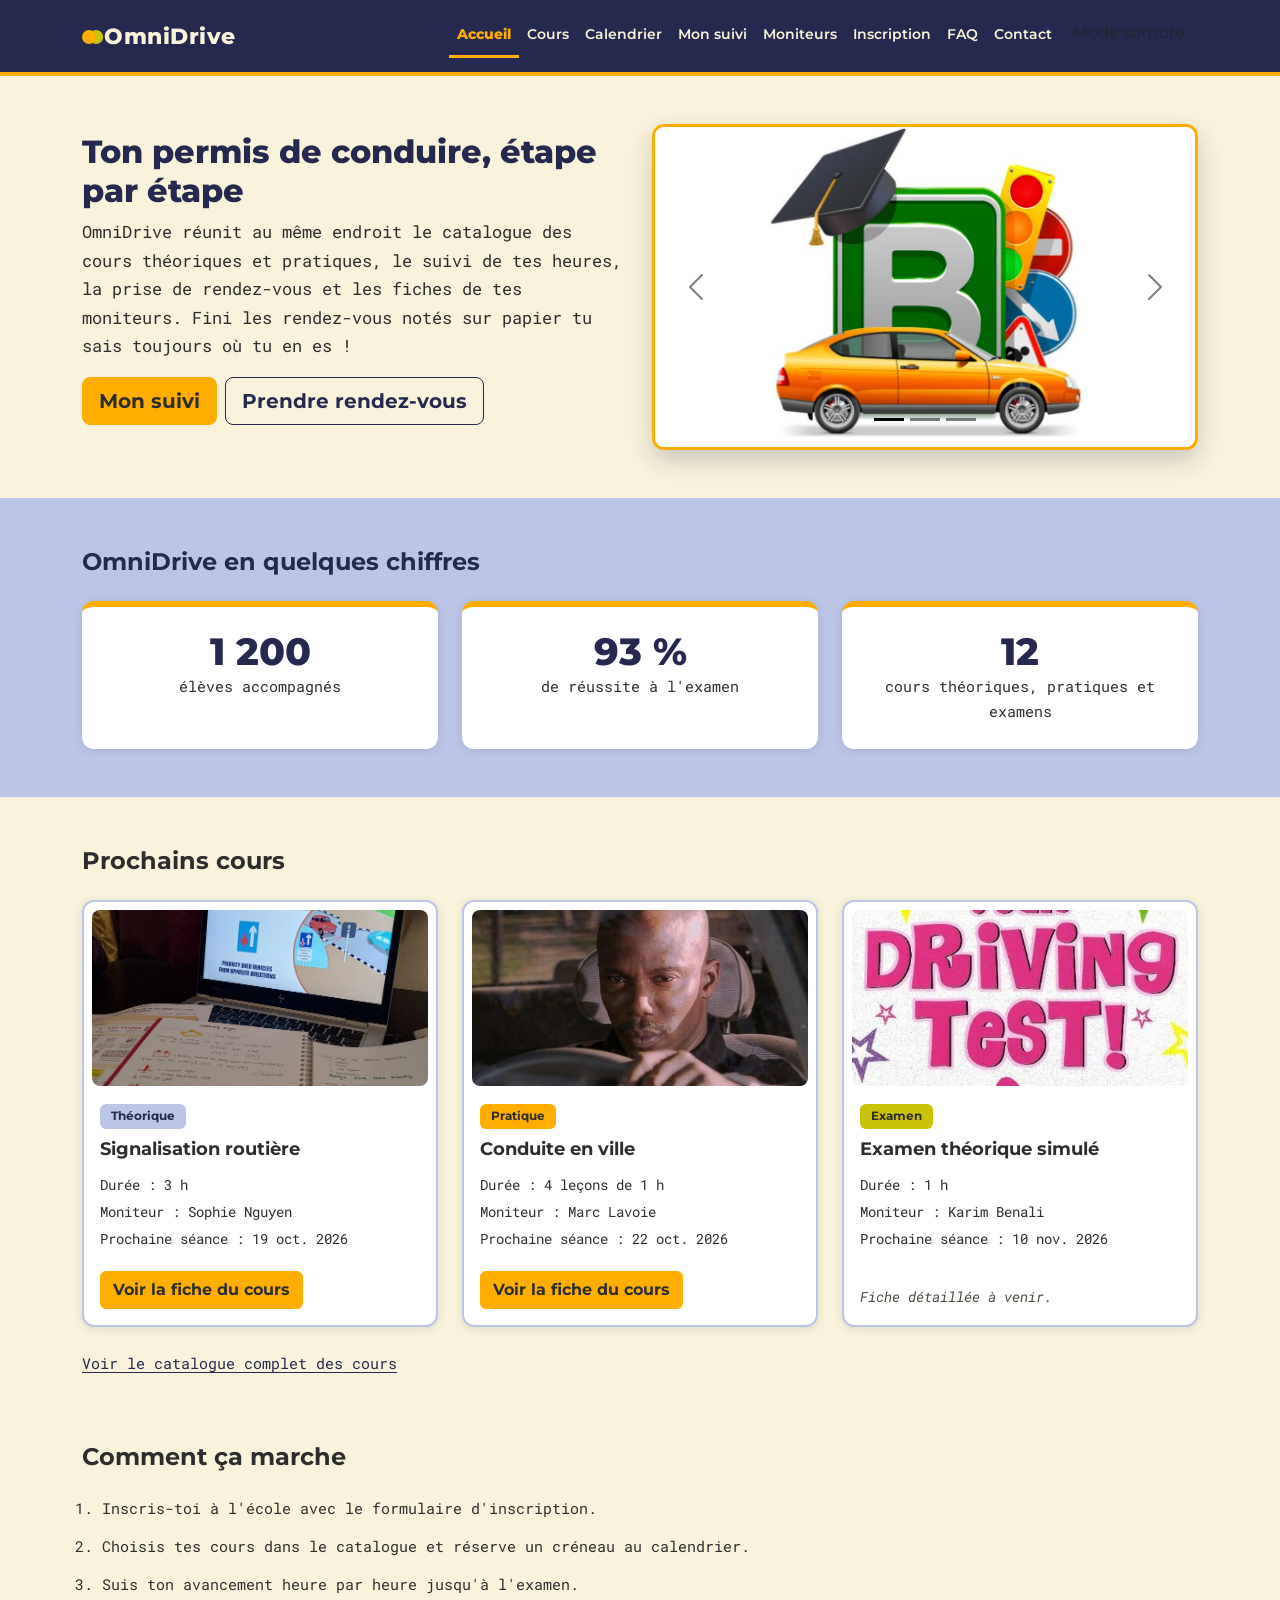
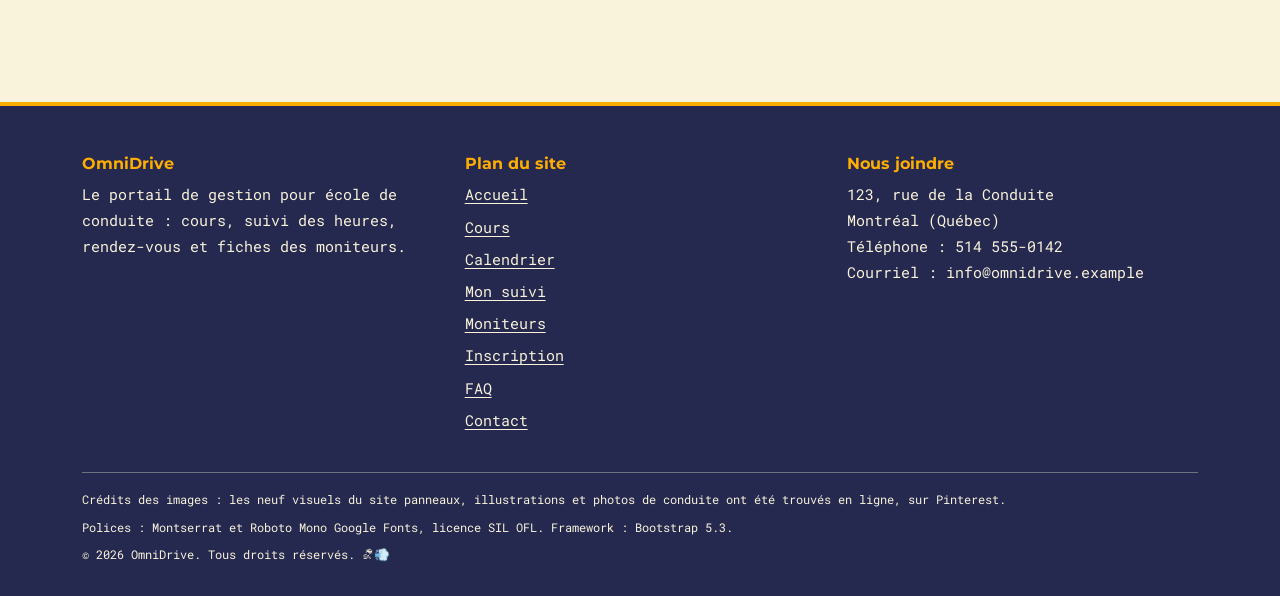
<file: index.html>
<!DOCTYPE html>
<html lang="fr">
<head>
    <meta charset="UTF-8">
    <meta name="viewport" content="width=device-width, initial-scale=1">
    <title>Accueil - OmniDrive</title>
    <meta name="description" content="OmniDrive le portail web de l'école de conduite pour suivre ta progression, réserver tes leçons et connaître tes moniteurs.">
    <link rel="icon" href="images/favicon.svg" type="image/svg+xml">
    <link rel="preconnect" href="https://fonts.googleapis.com">
    <link rel="preconnect" href="https://fonts.gstatic.com" crossorigin>
    <link rel="stylesheet" href="https://fonts.googleapis.com/css2?family=Montserrat:wght@600;700;800&amp;family=Roboto+Mono:wght@400;700&amp;display=swap">

    
    <link rel="stylesheet" href="vendor/bootstrap.min.css">
    <link rel="stylesheet" href="css/style.css">
   
    <script src="js/theme.js"></script>
    <script src="js/script.js" defer></script>
</head>
<body>

<a class="lien-evitement" href="#contenu">Aller au contenu</a>

<header>
    <nav class="navbar navbar-expand-lg navbar-principale" aria-label="Navigation principale">
        <div class="container">
            <a class="navbar-brand" href="index.html"><span class="marque-pastille" aria-hidden="true"></span>OmniDrive</a>
            <button class="navbar-toggler" type="button" data-bs-toggle="collapse"
                    data-bs-target="#menu" aria-controls="menu"
                    aria-expanded="false" aria-label="Ouvrir le menu">
                <span class="navbar-toggler-icon"></span>
            </button>
            <div class="collapse navbar-collapse" id="menu">
                <ul class="navbar-nav ms-auto">
                    <li class="nav-item">
                        <a class="nav-link active" aria-current="page" href="index.html">Accueil</a>
                    </li>
                    <li class="nav-item">
                        <a class="nav-link" href="cours.html">Cours</a>
                    </li>
                    <li class="nav-item">
                        <a class="nav-link" href="calendrier.html">Calendrier</a>
                    </li>
                    <li class="nav-item">
                        <a class="nav-link" href="suivi.html">Mon suivi</a>
                    </li>
                    <li class="nav-item">
                        <a class="nav-link" href="moniteurs.html">Moniteurs</a>
                    </li>
                    <li class="nav-item">
                        <a class="nav-link" href="inscription.html">Inscription</a>
                    </li>
                    <li class="nav-item">
                        <a class="nav-link" href="faq.html">FAQ</a>
                    </li>
                    <li class="nav-item">
                        <a class="nav-link" href="contact.html">Contact</a>
                    </li>
                    <li class="nav-item">
                        <button type="button" id="bouton-theme" class="btn bouton-theme" aria-label="Activer le mode sombre">Mode sombre</button>
                    </li>
                </ul>
            </div>
        </div>
    </nav>
</header>

<main id="contenu">

    <section class="container bandeau-accueil" aria-labelledby="titre-accueil">
        <div class="row align-items-center g-4">
            <div class="col-12 col-lg-6">
                <h1 id="titre-accueil">Ton permis de conduire, étape par étape</h1>
                <p class="accroche">OmniDrive réunit au même endroit le catalogue des cours théoriques et pratiques, le suivi de tes heures, la prise de rendez-vous et les fiches de tes moniteurs. Fini les rendez-vous notés sur papier tu sais toujours où tu en es !</p>
                <p class="d-flex flex-wrap gap-2">
                    <a class="btn btn-primary btn-lg" href="suivi.html">Mon suivi</a>
                    <a class="btn btn-contour btn-lg" href="calendrier.html">Prendre rendez-vous</a>
                </p>
            </div>
            <div class="col-12 col-lg-6">
<!-- Composant Bootstrap n° 1 carrousel -->
                <div id="carrousel-accueil" class="carousel slide carrousel-accueil" data-bs-theme="dark" role="region" aria-label="Images de la formation à la conduite">
                    <div class="carousel-indicators">
                        <button type="button" data-bs-target="#carrousel-accueil" data-bs-slide-to="0" class="active" aria-current="true" aria-label="Image 1 sur 3"></button>
                        <button type="button" data-bs-target="#carrousel-accueil" data-bs-slide-to="1" aria-label="Image 2 sur 3"></button>
                        <button type="button" data-bs-target="#carrousel-accueil" data-bs-slide-to="2" aria-label="Image 3 sur 3"></button>
                    </div>
                    <div class="carousel-inner">
                        <div class="carousel-item active">
                            <img src="images/intro_f3.jpg" class="d-block w-100 img-fluid img-illustration" alt="Voiture orange devant une plaque verte portant la lettre B, avec un mortier de diplômé et un feu de circulation" width="683" height="655">
                        </div>
                        <div class="carousel-item">
                            <img src="images/feu_f2.jpg" class="d-block w-100 img-fluid img-illustration" alt="Feu tricolore entouré de panneaux routiers : piste cyclable, sens interdit, stop, rond-point et virage" width="735" height="764" loading="lazy">
                        </div>
                        <div class="carousel-item">
                            <img src="images/autoblk_f1.jpg" class="d-block w-100 img-fluid img-illustration" alt="Voiture blanche entourée de panneaux : demi-tour interdit, limite de 50, interdiction de dépasser et stop" width="600" height="392" loading="lazy">
                        </div>
                    </div>
                    <button class="carousel-control-prev" type="button" data-bs-target="#carrousel-accueil" data-bs-slide="prev">
                        <span class="carousel-control-prev-icon" aria-hidden="true"></span>
                        <span class="visually-hidden">Image précédente</span>
                    </button>
                    <button class="carousel-control-next" type="button" data-bs-target="#carrousel-accueil" data-bs-slide="next">
                        <span class="carousel-control-next-icon" aria-hidden="true"></span>
                        <span class="visually-hidden">Image suivante</span>
                    </button>
                </div>
            </div>
        </div>
    </section>

    <section class="section-bandeau py-5" aria-labelledby="titre-stats">
        <div class="container">
            <h2 id="titre-stats" class="titre-section">OmniDrive en quelques chiffres</h2>
            <ul class="statistiques">
                <li><span class="statistique-valeur">1 200</span>élèves accompagnés</li>
                <li><span class="statistique-valeur">93 %</span>de réussite à l'examen</li>
                <li><span class="statistique-valeur">12</span>cours théoriques, pratiques et examens</li>
            </ul>
            
        </div>
    </section>

    <section class="container py-5" aria-labelledby="titre-prochains">
        <h2 id="titre-prochains" class="titre-section">Prochains cours</h2>
        <div class="row g-4">
            <div class="col-12 col-md-6 col-lg-4">
                <article class="card carte-cours h-100">
                    <img src="images/driving-theory_ecran.jpg" class="card-img-top img-fluid" alt="Ordinateur portable affichant un module sur la signalisation routière, devant des cahiers de notes ouverts" width="736" height="981" loading="lazy">
                    <div class="card-body d-flex flex-column">
                        <p class="mb-2"><span class="badge badge-type badge-theorique">Théorique</span></p>
                        <h3 class="card-title">Signalisation routière</h3>
                        <ul class="infos-cours">
                            <li>Durée : 3 h</li>
                            <li>Moniteur : Sophie Nguyen</li>
                            <li>Prochaine séance : <time datetime="2026-10-19">19 oct. 2026</time></li>
                        </ul>
                        <a class="btn btn-primary mt-auto align-self-start" href="fiche-cours-theorie.html">Voir la fiche du cours<span class="visually-hidden"> Signalisation routière</span></a>
                    </div>
                </article>
            </div>
            <div class="col-12 col-md-6 col-lg-4">
                <article class="card carte-cours h-100">
                    <img src="images/cours4.jpg" class="card-img-top img-fluid" alt="Conducteur au regard sérieux, les mains sur le volant, vu de face à travers le pare-brise" width="735" height="482" loading="lazy">
                    <div class="card-body d-flex flex-column">
                        <p class="mb-2"><span class="badge badge-type badge-pratique">Pratique</span></p>
                        <h3 class="card-title">Conduite en ville</h3>
                        <ul class="infos-cours">
                            <li>Durée : 4 leçons de 1 h</li>
                            <li>Moniteur : Marc Lavoie</li>
                            <li>Prochaine séance : <time datetime="2026-10-22">22 oct. 2026</time></li>
                        </ul>
                        <a class="btn btn-primary mt-auto align-self-start" href="fiche-cours-pratique.html">Voir la fiche du cours<span class="visually-hidden"> Conduite en ville</span></a>
                    </div>
                </article>
            </div>
            <div class="col-12 col-md-6 col-lg-4">
                <article class="card carte-cours h-100">
                    <img src="images/cours3.jpg" class="card-img-top img-fluid" alt="Carte de félicitations rose et étoilée « You've passed your driving test! » avec un panneau d'apprentie conductrice" width="540" height="960" loading="lazy">
                    <div class="card-body d-flex flex-column">
                        <p class="mb-2"><span class="badge badge-type badge-examen">Examen</span></p>
                        <h3 class="card-title">Examen théorique simulé</h3>
                        <ul class="infos-cours">
                            <li>Durée : 1 h</li>
                            <li>Moniteur : Karim Benali</li>
                            <li>Prochaine séance : <time datetime="2026-11-10">10 nov. 2026</time></li>
                        </ul>
                        <p class="fiche-a-venir mt-auto mb-0">Fiche détaillée à venir.</p>
                    </div>
                </article>
            </div>
        </div>
        <p class="mt-4"><a href="cours.html">Voir le catalogue complet des cours</a></p>
    </section>

    <section class="container pb-4" aria-labelledby="titre-etapes">
        <h2 id="titre-etapes" class="titre-section">Comment ça marche</h2>
        <ol class="etapes-accueil">
            <li>Inscris-toi à l'école avec le formulaire d'inscription.</li>
            <li>Choisis tes cours dans le catalogue et réserve un créneau au calendrier.</li>
            <li>Suis ton avancement heure par heure jusqu'à l'examen.</li>
        </ol>
    </section>

</main>

<footer class="pied-de-page">
    <div class="container">
        <div class="pied-colonnes">
            <div>
                <h2>OmniDrive</h2>
                <p>Le portail de gestion pour école de conduite : cours, suivi des heures, rendez-vous et fiches des moniteurs.</p>
            </div>
            <div>
                <h2>Plan du site</h2>
                <ul>
                    <li><a href="index.html">Accueil</a></li>
                    <li><a href="cours.html">Cours</a></li>
                    <li><a href="calendrier.html">Calendrier</a></li>
                    <li><a href="suivi.html">Mon suivi</a></li>
                    <li><a href="moniteurs.html">Moniteurs</a></li>
                    <li><a href="inscription.html">Inscription</a></li>
                    <li><a href="faq.html">FAQ</a></li>
                    <li><a href="contact.html">Contact</a></li>
                </ul>
            </div>
            <div>
                <h2>Nous joindre</h2>
                <p>123, rue de la Conduite<br>Montréal (Québec)<br>Téléphone : 514 555-0142<br>Courriel : info@omnidrive.example</p>
            </div>
        </div>
        <div class="pied-credits">
            <p>Crédits des images : les neuf visuels du site panneaux, illustrations et photos de conduite ont été trouvés en ligne, sur Pinterest. </p>
            <p>Polices : Montserrat et Roboto Mono Google Fonts, licence SIL OFL. Framework : Bootstrap 5.3.</p>
            <p>© 2026 OmniDrive. Tous droits réservés. ⛐💨</p>
        </div>
    </div>
</footer>

<script src="vendor/bootstrap.bundle.min.js"></script>
</body>
</html>
</file>
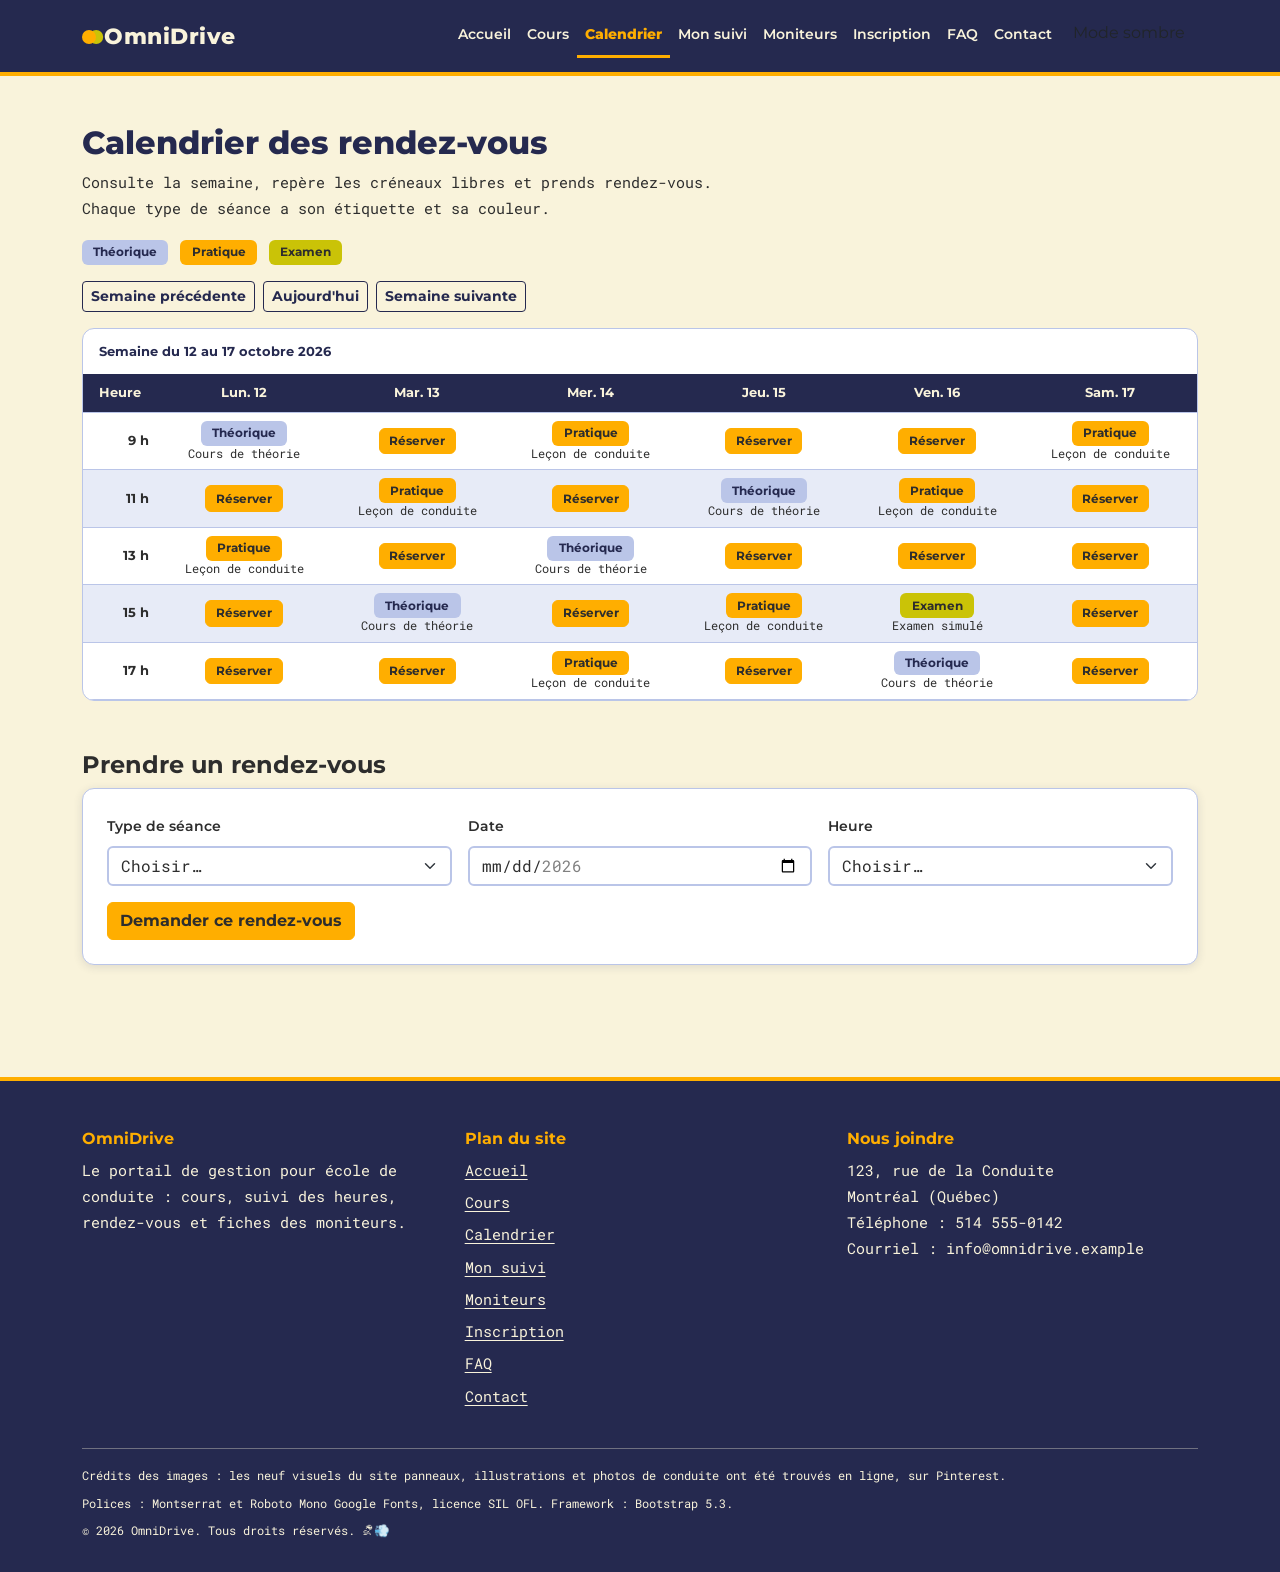
<file: calendrier.html>
<!DOCTYPE html>
<html lang="fr">
<head>
    <meta charset="UTF-8">
    <meta name="viewport" content="width=device-width, initial-scale=1">
    <title>Calendrier OmniDrive</title>
    <meta name="description" content="Le calendrier hebdomadaire des cours et des leçons d'OmniDrive, avec les créneaux libres à réserver.">
    <link rel="icon" href="images/favicon.svg" type="image/svg+xml">
    <link rel="preconnect" href="https://fonts.googleapis.com">
    <link rel="preconnect" href="https://fonts.gstatic.com" crossorigin>
    <link rel="stylesheet" href="https://fonts.googleapis.com/css2?family=Montserrat:wght@600;700;800&amp;family=Roboto+Mono:wght@400;700&amp;display=swap">

    
    <link rel="stylesheet" href="vendor/bootstrap.min.css">
    
    <link rel="stylesheet" href="css/style.css">
    
    <script src="js/theme.js"></script>
    <script src="js/script.js" defer></script>
</head>
<body>

<a class="lien-evitement" href="#contenu">Aller au contenu</a>

<header>
    <nav class="navbar navbar-expand-lg navbar-principale" aria-label="Navigation principale">
        <div class="container">
            <a class="navbar-brand" href="index.html"><span class="marque-pastille" aria-hidden="true"></span>OmniDrive</a>
            <button class="navbar-toggler" type="button" data-bs-toggle="collapse"
                    data-bs-target="#menu" aria-controls="menu"
                    aria-expanded="false" aria-label="Ouvrir le menu">
                <span class="navbar-toggler-icon"></span>
            </button>
            <div class="collapse navbar-collapse" id="menu">
                <ul class="navbar-nav ms-auto">
                    <li class="nav-item">
                        <a class="nav-link" href="index.html">Accueil</a>
                    </li>
                    <li class="nav-item">
                        <a class="nav-link" href="cours.html">Cours</a>
                    </li>
                    <li class="nav-item">
                        <a class="nav-link active" aria-current="page" href="calendrier.html">Calendrier</a>
                    </li>
                    <li class="nav-item">
                        <a class="nav-link" href="suivi.html">Mon suivi</a>
                    </li>
                    <li class="nav-item">
                        <a class="nav-link" href="moniteurs.html">Moniteurs</a>
                    </li>
                    <li class="nav-item">
                        <a class="nav-link" href="inscription.html">Inscription</a>
                    </li>
                    <li class="nav-item">
                        <a class="nav-link" href="faq.html">FAQ</a>
                    </li>
                    <li class="nav-item">
                        <a class="nav-link" href="contact.html">Contact</a>
                    </li>
                    <li class="nav-item">
                        <button type="button" id="bouton-theme" class="btn bouton-theme" aria-label="Activer le mode sombre">Mode sombre</button>
                    </li>
                </ul>
            </div>
        </div>
    </nav>
</header>

<main id="contenu" class="container py-5">

    <h1>Calendrier des rendez-vous</h1>
    <p>Consulte la semaine, repère les créneaux libres et prends rendez-vous. Chaque type de séance a son étiquette et sa couleur.</p>

    <h2 class="visually-hidden">Légende et navigation</h2>
    <ul class="legende-calendrier">
        <li><span class="badge badge-type badge-theorique">Théorique</span></li>
        <li><span class="badge badge-type badge-pratique">Pratique</span></li>
        <li><span class="badge badge-type badge-examen">Examen</span></li>
    </ul>

    
    <p class="d-flex flex-wrap gap-2">
        <button type="button" class="btn btn-contour btn-sm">Semaine précédente</button>
        <button type="button" class="btn btn-contour btn-sm">Aujourd'hui</button>
        <button type="button" class="btn btn-contour btn-sm">Semaine suivante</button>
    </p>

    
    <div class="table-responsive zone-tableau mb-5" tabindex="0" role="region" aria-label="Calendrier de la semaine (défilement horizontal possible sur téléphone)">
        <table class="table tableau-calendrier align-middle">
            <caption>Semaine du 12 au 17 octobre 2026</caption>
            <thead>
                <tr>
                    <th scope="col">Heure</th>
                    <th scope="col">Lun. 12</th><th scope="col">Mar. 13</th><th scope="col">Mer. 14</th><th scope="col">Jeu. 15</th><th scope="col">Ven. 16</th><th scope="col">Sam. 17</th>
                </tr>
            </thead>
            <tbody>
                    <tr>
                        <th scope="row">9 h</th>
                        <td>
                            <span class="badge badge-type badge-theorique">Théorique</span>
                            <span class="creneau-pris">Cours de théorie</span>
                        </td>
                        <td>
                            <button type="button" class="btn btn-primary" aria-label="Réserver le mardi 13 octobre à 9 h">Réserver</button>
                        </td>
                        <td>
                            <span class="badge badge-type badge-pratique">Pratique</span>
                            <span class="creneau-pris">Leçon de conduite</span>
                        </td>
                        <td>
                            <button type="button" class="btn btn-primary" aria-label="Réserver le jeudi 15 octobre à 9 h">Réserver</button>
                        </td>
                        <td>
                            <button type="button" class="btn btn-primary" aria-label="Réserver le vendredi 16 octobre à 9 h">Réserver</button>
                        </td>
                        <td>
                            <span class="badge badge-type badge-pratique">Pratique</span>
                            <span class="creneau-pris">Leçon de conduite</span>
                        </td>
                    </tr>
                    <tr>
                        <th scope="row">11 h</th>
                        <td>
                            <button type="button" class="btn btn-primary" aria-label="Réserver le lundi 12 octobre à 11 h">Réserver</button>
                        </td>
                        <td>
                            <span class="badge badge-type badge-pratique">Pratique</span
                            ><span class="creneau-pris">Leçon de conduite</span>
                        </td>
                        <td>
                            <button type="button" class="btn btn-primary" aria-label="Réserver le mercredi 14 octobre à 11 h">Réserver</button>
                        </td>
                        <td>
                            <span class="badge badge-type badge-theorique">Théorique</span>
                            <span class="creneau-pris">Cours de théorie</span>
                        </td>
                        <td>
                            <span class="badge badge-type badge-pratique">Pratique</span>
                            <span class="creneau-pris">Leçon de conduite</span>
                        </td>
                        <td>
                            <button type="button" class="btn btn-primary" aria-label="Réserver le samedi 17 octobre à 11 h">Réserver</button>
                        </td>
                    </tr>
                    <tr>
                        <th scope="row">13 h</th>
                        <td>
                            <span class="badge badge-type badge-pratique">Pratique</span>
                            <span class="creneau-pris">Leçon de conduite</span>
                        </td>
                        <td>
                            <button type="button" class="btn btn-primary" aria-label="Réserver le mardi 13 octobre à 13 h">Réserver</button>
                        </td>
                        <td>
                            <span class="badge badge-type badge-theorique">Théorique</span>
                            <span class="creneau-pris">Cours de théorie</span>
                        </td>
                        <td>
                            <button type="button" class="btn btn-primary" aria-label="Réserver le jeudi 15 octobre à 13 h">Réserver</button>
                        </td>
                        <td>
                            <button type="button" class="btn btn-primary" aria-label="Réserver le vendredi 16 octobre à 13 h">Réserver</button>
                        </td>
                        <td>
                            <button type="button" class="btn btn-primary" aria-label="Réserver le samedi 17 octobre à 13 h">Réserver</button>
                        </td>
                    </tr>
                    <tr>
                        <th scope="row">15 h</th>
                        <td>
                            <button type="button" class="btn btn-primary" aria-label="Réserver le lundi 12 octobre à 15 h">Réserver</button>
                        </td>
                        <td>
                            <span class="badge badge-type badge-theorique">Théorique</span>
                            <span class="creneau-pris">Cours de théorie</span>
                        </td>
                        <td>
                            <button type="button" class="btn btn-primary" aria-label="Réserver le mercredi 14 octobre à 15 h">Réserver</button>
                        </td>
                        <td>
                            <span class="badge badge-type badge-pratique">Pratique</span>
                            <span class="creneau-pris">Leçon de conduite</span>
                        </td>
                        <td>
                            <span class="badge badge-type badge-examen">Examen</span>
                            <span class="creneau-pris">Examen simulé</span></td>
                        <td>
                            <button type="button" class="btn btn-primary" aria-label="Réserver le samedi 17 octobre à 15 h">Réserver</button>
                        </td>
                    </tr>
                    <tr>
                        <th scope="row">17 h</th>
                        <td>
                            <button type="button" class="btn btn-primary" aria-label="Réserver le lundi 12 octobre à 17 h">Réserver</button>
                        </td>
                        <td>
                            <button type="button" class="btn btn-primary" aria-label="Réserver le mardi 13 octobre à 17 h">Réserver</button>
                        </td>
                        <td><span class="badge badge-type badge-pratique">Pratique</span>
                            <span class="creneau-pris">Leçon de conduite</span>
                        </td>
                        <td>
                            <button type="button" class="btn btn-primary" aria-label="Réserver le jeudi 15 octobre à 17 h">Réserver</button>
                        </td>
                        <td>
                            <span class="badge badge-type badge-theorique">Théorique</span>
                            <span class="creneau-pris">Cours de théorie</span>
                        </td>
                        <td>
                            <button type="button" class="btn btn-primary" aria-label="Réserver le samedi 17 octobre à 17 h">Réserver</button>
                        </td>
                    </tr>
            </tbody>
        </table>
    </div>

    <section aria-labelledby="titre-rdv">
        <h2 id="titre-rdv">Prendre un rendez-vous</h2>
        <form class="formulaire-rdv" action="merci.html" method="get">
            <div class="row g-3">
                <div class="col-12 col-md-4">
                    <label for="rdv-type" class="form-label">Type de séance</label>
                    <select id="rdv-type" name="type" class="form-select" required>
                        <option value="">Choisir…</option>
                        <option value="theorique">Cours théorique</option>
                        <option value="pratique">Leçon pratique</option>
                        <option value="examen">Examen</option>
                    </select>
                </div>
                <div class="col-12 col-md-4">
                    <label for="rdv-date" class="form-label">Date</label>
                    <input type="date" id="rdv-date" name="date" class="form-control" min="2026-10-12" max="2026-12-18" required>
                </div>
                <div class="col-12 col-md-4">
                    <label for="rdv-heure" class="form-label">Heure</label>
                    <select id="rdv-heure" name="heure" class="form-select" required>
                        <option value="">Choisir…</option>
                        <option value="9">9 h</option>
                        <option value="11">11 h</option>
                        <option value="13">13 h</option>
                        <option value="15">15 h</option>
                        <option value="17">17 h</option>
                    </select>
                </div>
            </div>
            <button type="submit" class="btn btn-primary mt-3">Demander ce rendez-vous</button>
        </form>
    </section>

</main>

<footer class="pied-de-page">
    <div class="container">
        <div class="pied-colonnes">
            <div>
                <h2>OmniDrive</h2>
                <p>Le portail de gestion pour école de conduite : cours, suivi des heures, rendez-vous et fiches des moniteurs.</p>
            </div>
            <div>
                <h2>Plan du site</h2>
                <ul>
                    <li><a href="index.html">Accueil</a></li>
                    <li><a href="cours.html">Cours</a></li>
                    <li><a href="calendrier.html">Calendrier</a></li>
                    <li><a href="suivi.html">Mon suivi</a></li>
                    <li><a href="moniteurs.html">Moniteurs</a></li>
                    <li><a href="inscription.html">Inscription</a></li>
                    <li><a href="faq.html">FAQ</a></li>
                    <li><a href="contact.html">Contact</a></li>
                </ul>
            </div>
            <div>
                <h2>Nous joindre</h2>
                <p>123, rue de la Conduite<br>Montréal (Québec)<br>Téléphone : 514 555-0142<br>Courriel : info@omnidrive.example</p>
            </div>
        </div>
        <div class="pied-credits">
            <p>Crédits des images : les neuf visuels du site panneaux, illustrations et photos de conduite ont été trouvés en ligne, sur Pinterest. </p>
            <p>Polices : Montserrat et Roboto Mono Google Fonts, licence SIL OFL. Framework : Bootstrap 5.3.</p>
            <p>© 2026 OmniDrive. Tous droits réservés. ⛐💨</p>
        </div>
    </div>
</footer>

<script src="vendor/bootstrap.bundle.min.js"></script>
</body>
</html>
</file>
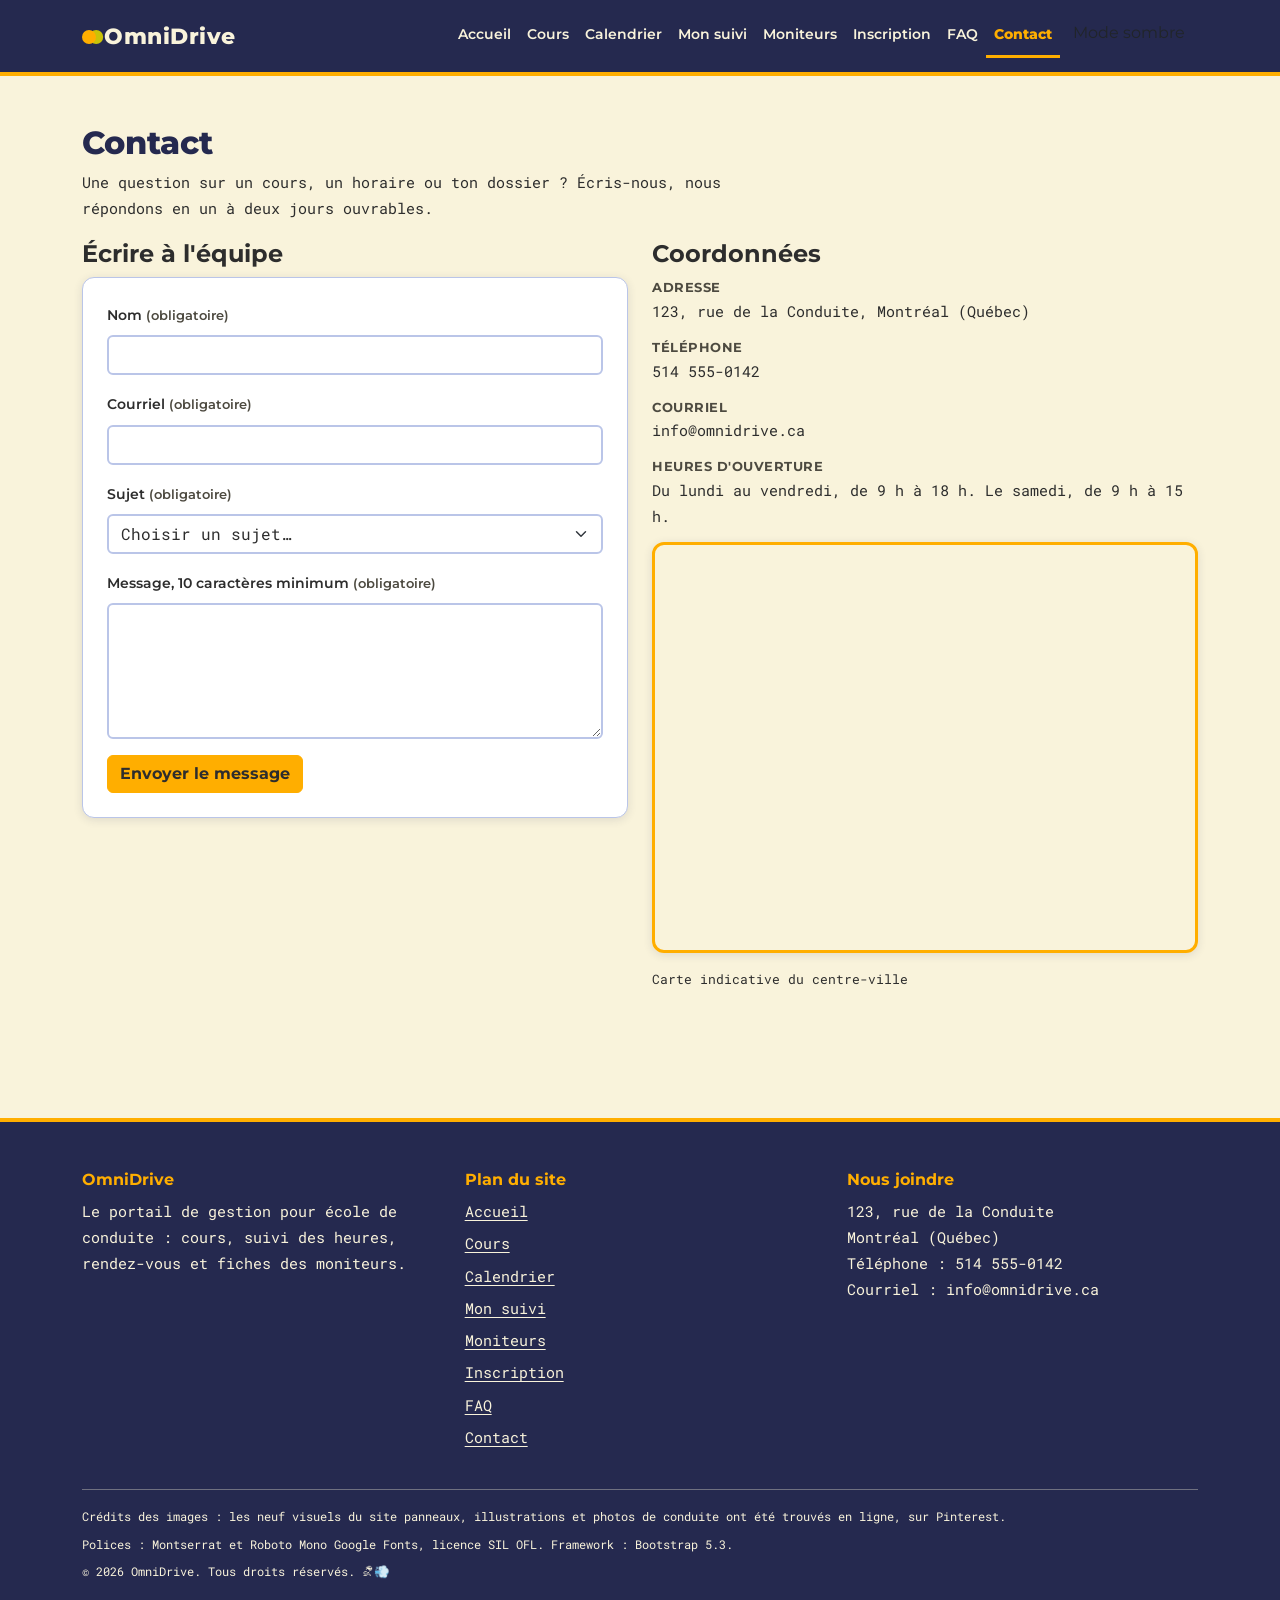
<file: contact.html>
<!DOCTYPE html>
<html lang="fr">
<head>
    <meta charset="UTF-8">
    <meta name="viewport" content="width=device-width, initial-scale=1">
    <title>Contact - OmniDrive</title>
    <meta name="description" content="Écrire à l'équipe OmniDrive, consulter les coordonnées de l'école et voir sa position sur la carte.">
    <link rel="icon" href="images/favicon.svg" type="image/svg+xml">
    <link rel="preconnect" href="https://fonts.googleapis.com">
    <link rel="preconnect" href="https://fonts.gstatic.com" crossorigin>
    <link rel="stylesheet" href="https://fonts.googleapis.com/css2?family=Montserrat:wght@600;700;800&amp;family=Roboto+Mono:wght@400;700&amp;display=swap">

    
    <link rel="stylesheet" href="vendor/bootstrap.min.css">
    
    <link rel="stylesheet" href="css/style.css">
    
    <script src="js/theme.js"></script>
    <script src="js/script.js" defer></script>
</head>
<body>

<a class="lien-evitement" href="#contenu">Aller au contenu</a>

<header>
    <nav class="navbar navbar-expand-lg navbar-principale" aria-label="Navigation principale">
        <div class="container">
            <a class="navbar-brand" href="index.html"><span class="marque-pastille" aria-hidden="true"></span>OmniDrive</a>
            <button class="navbar-toggler" type="button" data-bs-toggle="collapse"
                    data-bs-target="#menu" aria-controls="menu"
                    aria-expanded="false" aria-label="Ouvrir le menu">
                <span class="navbar-toggler-icon"></span>
            </button>
            <div class="collapse navbar-collapse" id="menu">
                <ul class="navbar-nav ms-auto">
                    <li class="nav-item">
                        <a class="nav-link" href="index.html">Accueil</a>
                    </li>
                    <li class="nav-item">
                        <a class="nav-link" href="cours.html">Cours</a>
                    </li>
                    <li class="nav-item">
                        <a class="nav-link" href="calendrier.html">Calendrier</a>
                    </li>
                    <li class="nav-item">
                        <a class="nav-link" href="suivi.html">Mon suivi</a>
                    </li>
                    <li class="nav-item">
                        <a class="nav-link" href="moniteurs.html">Moniteurs</a>
                    </li>
                    <li class="nav-item">
                        <a class="nav-link" href="inscription.html">Inscription</a>
                    </li>
                    <li class="nav-item">
                        <a class="nav-link" href="faq.html">FAQ</a>
                    </li>
                    <li class="nav-item">
                        <a class="nav-link active" aria-current="page" href="contact.html">Contact</a>
                    </li>
                    <li class="nav-item">
                        <button type="button" id="bouton-theme" class="btn bouton-theme" aria-label="Activer le mode sombre">Mode sombre</button>
                    </li>
                </ul>
            </div>
        </div>
    </nav>
</header>

<main id="contenu" class="container py-5">

    <h1>Contact</h1>
    <p>Une question sur un cours, un horaire ou ton dossier ? Écris-nous, nous répondons en un à deux jours ouvrables.</p>

    <div class="row g-4">
        <section class="col-12 col-lg-6" aria-labelledby="titre-message">
            <h2 id="titre-message">Écrire à l'équipe</h2>
            
            <form class="formulaire-carte" action="merci.html" method="get">
                <div class="mb-3">
                    <label for="contact-nom" class="form-label">Nom <span class="obligatoire">(obligatoire)</span></label>
                    <input type="text" id="contact-nom" name="nom" class="form-control" required minlength="2" autocomplete="name">
                </div>
                <div class="mb-3">
                    <label for="contact-courriel" class="form-label">Courriel <span class="obligatoire">(obligatoire)</span></label>
                    <input type="email" id="contact-courriel" name="courriel" class="form-control" required autocomplete="email">
                </div>
                <div class="mb-3">
                    <label for="contact-sujet" class="form-label">Sujet <span class="obligatoire">(obligatoire)</span></label>
                    <select id="contact-sujet" name="sujet" class="form-select" required>
                        <option value="">Choisir un sujet…</option>
                        <option value="cours">Les cours</option>
                        <option value="rdv">Un rendez-vous</option>
                        <option value="inscription">Mon inscription</option>
                        <option value="autre">Autre</option>
                    </select>
                </div>
                <div class="mb-3">
                    <label for="contact-message" class="form-label">Message, 10 caractères minimum <span class="obligatoire">(obligatoire)</span></label>
                    <textarea id="contact-message" name="message" class="form-control" rows="5" required minlength="10" maxlength="500"></textarea>
                </div>
                <button type="submit" class="btn btn-primary">Envoyer le message</button>
            </form>
        </section>

        <section class="col-12 col-lg-6" aria-labelledby="titre-coordonnees">
            <h2 id="titre-coordonnees">Coordonnées</h2>
            <dl class="coordonnees">
                <dt>Adresse</dt>
                <dd>123, rue de la Conduite, Montréal (Québec)</dd>
                <dt>Téléphone</dt>
                <dd>514 555-0142</dd>
                <dt>Courriel</dt>
                <dd>info@omnidrive.ca</dd>
                <dt>Heures d'ouverture</dt>
                <dd>Du lundi au vendredi, de 9 h à 18 h. Le samedi, de 9 h à 15 h.</dd>
            </dl>

            
            <div class="ratio ratio-4x3 carte-ratio">
                <iframe title="Carte du centre-ville de Montréal" src="https://www.openstreetmap.org/export/embed.html?bbox=-73.6000%2C45.4900%2C-73.5400%2C45.5200&amp;layer=mapnik" loading="lazy"></iframe>
            </div>
            <p class="note-fictive">Carte indicative du centre-ville</p>
        </section>
    </div>

</main>

<footer class="pied-de-page">
    <div class="container">
        <div class="pied-colonnes">
            <div>
                <h2>OmniDrive</h2>
                <p>Le portail de gestion pour école de conduite : cours, suivi des heures, rendez-vous et fiches des moniteurs.</p>
            </div>
            <div>
                <h2>Plan du site</h2>
                <ul>
                    <li><a href="index.html">Accueil</a></li>
                    <li><a href="cours.html">Cours</a></li>
                    <li><a href="calendrier.html">Calendrier</a></li>
                    <li><a href="suivi.html">Mon suivi</a></li>
                    <li><a href="moniteurs.html">Moniteurs</a></li>
                    <li><a href="inscription.html">Inscription</a></li>
                    <li><a href="faq.html">FAQ</a></li>
                    <li><a href="contact.html">Contact</a></li>
                </ul>
            </div>
            <div>
                <h2>Nous joindre</h2>
                <p>123, rue de la Conduite<br>Montréal (Québec)<br>Téléphone : 514 555-0142<br>Courriel : info@omnidrive.ca</p>
            </div>
        </div>
        <div class="pied-credits">
            <p>Crédits des images : les neuf visuels du site panneaux, illustrations et photos de conduite ont été trouvés en ligne, sur Pinterest. </p>
            <p>Polices : Montserrat et Roboto Mono Google Fonts, licence SIL OFL. Framework : Bootstrap 5.3.</p>
            <p>© 2026 OmniDrive. Tous droits réservés. ⛐💨</p>
        </div>
    </div>
</footer>

<script src="vendor/bootstrap.bundle.min.js"></script>
</body>
</html>
</file>
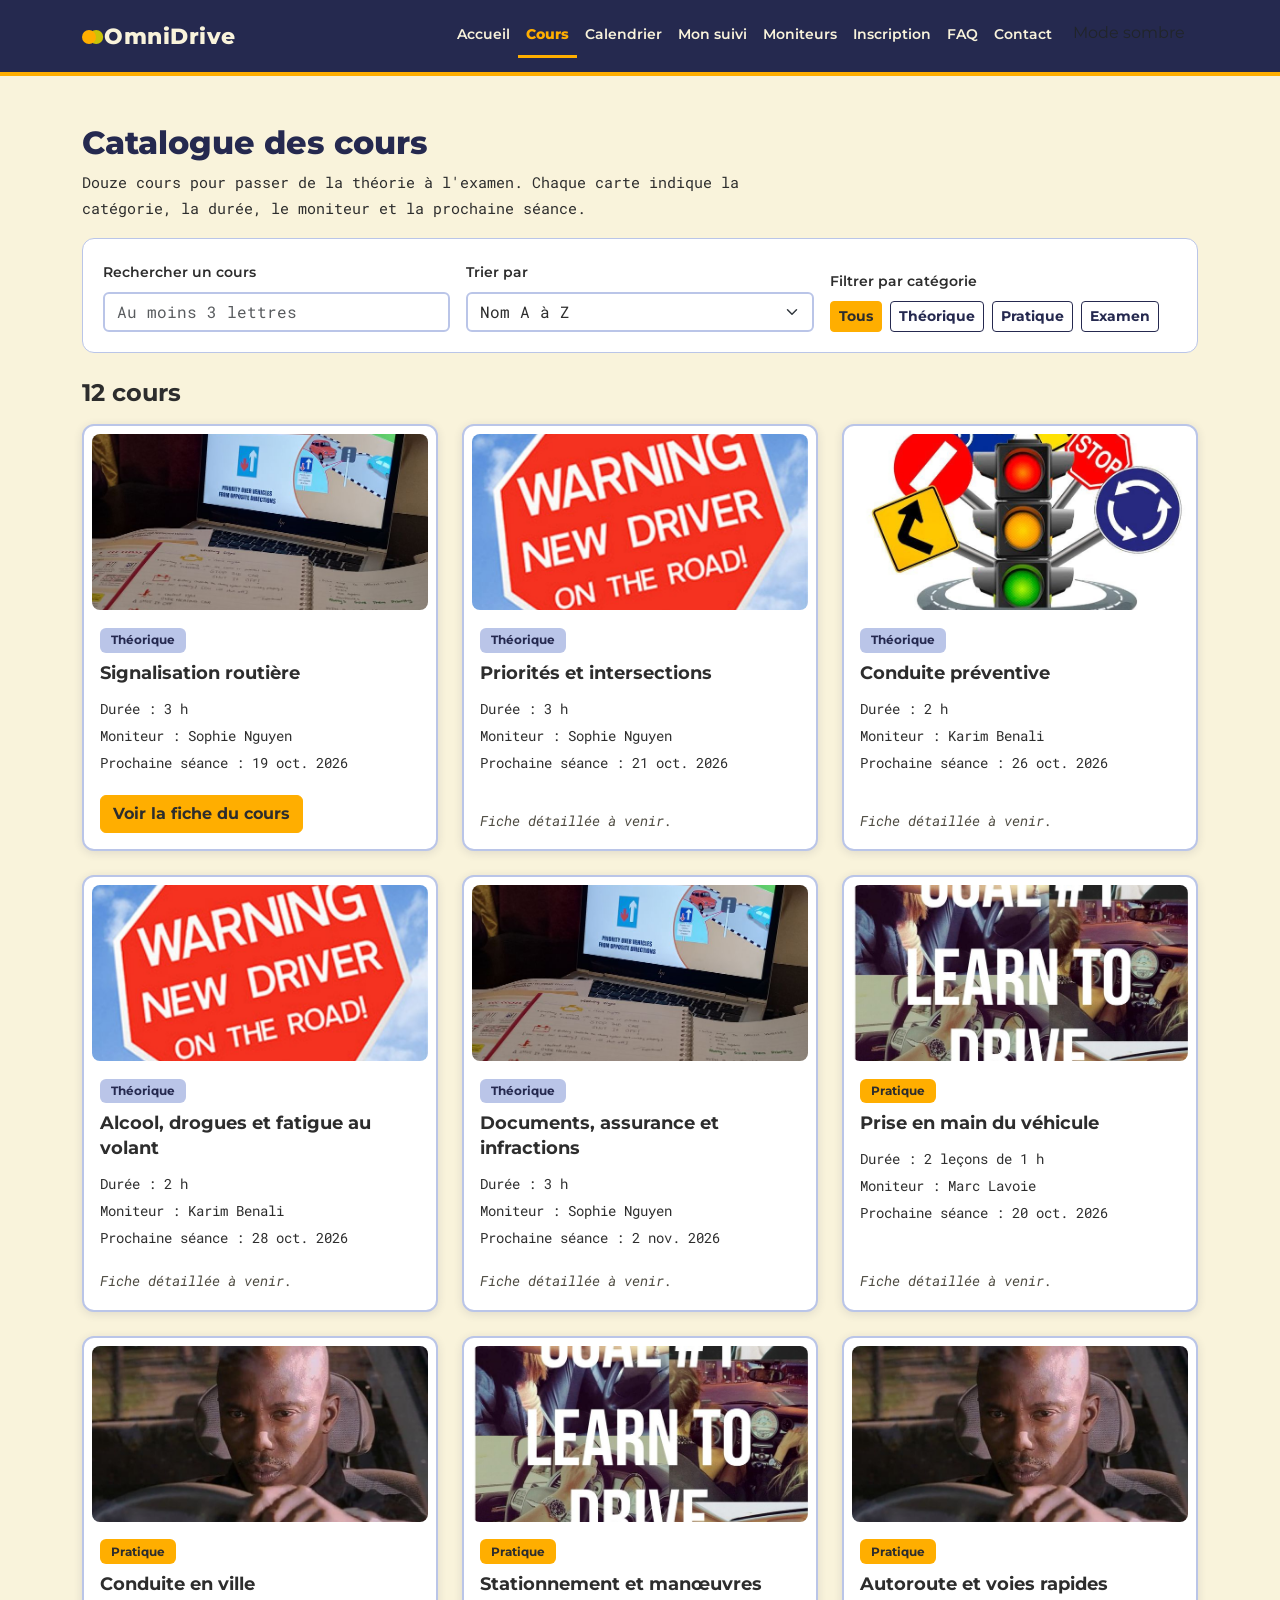
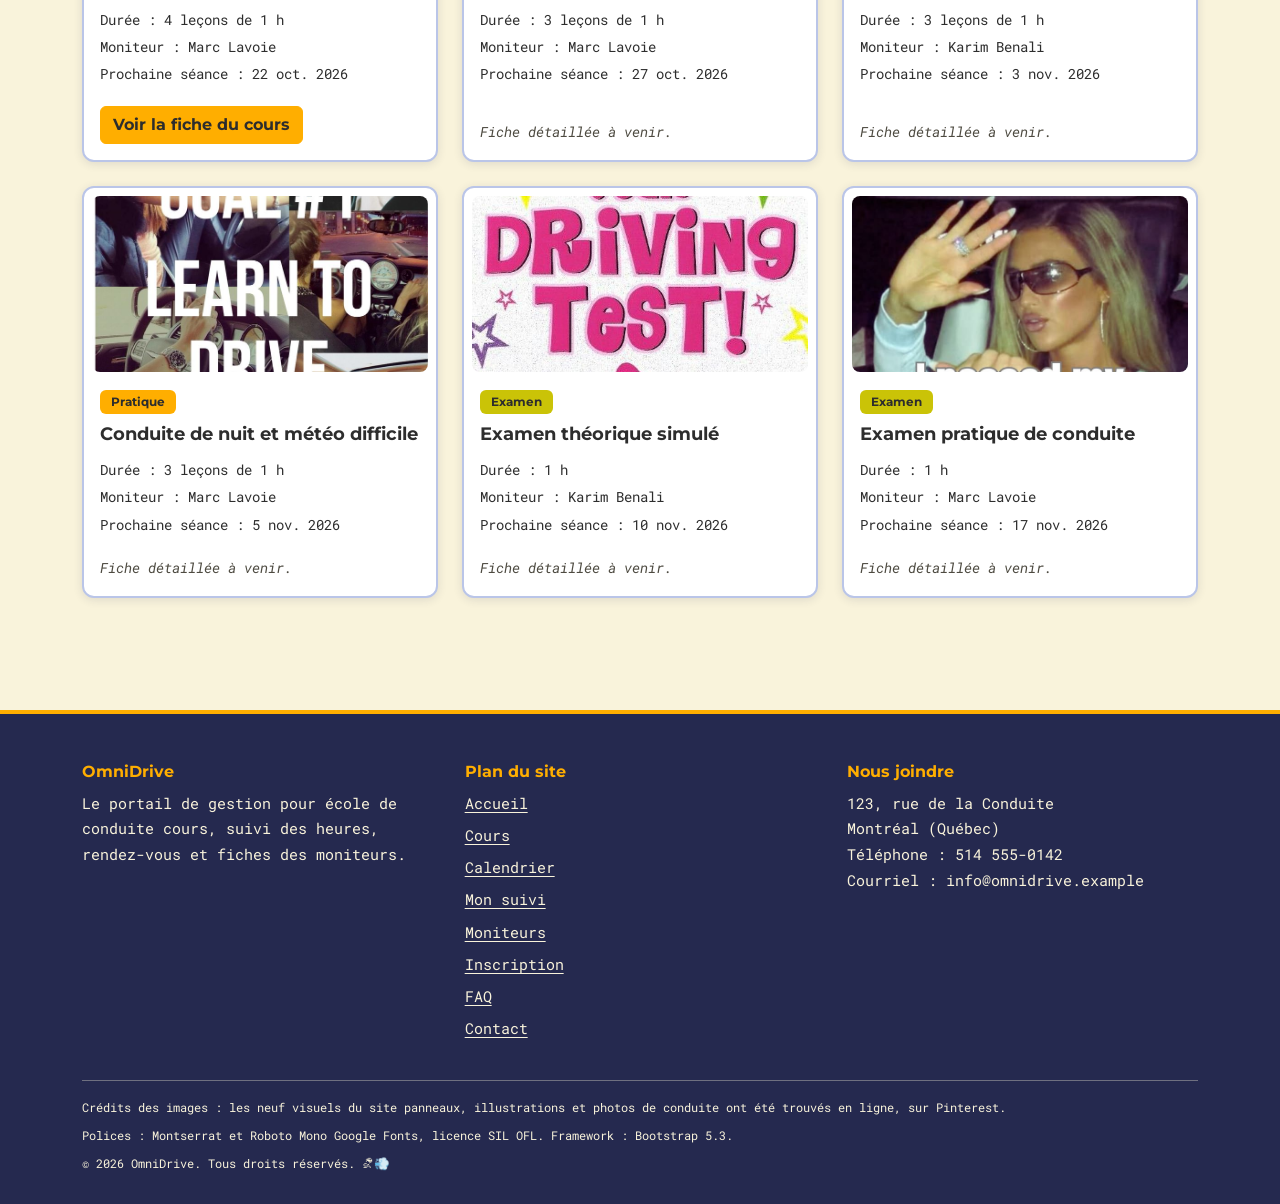
<file: cours.html>
<!DOCTYPE html>
<html lang="fr">
<head>
    <meta charset="UTF-8">
    <meta name="viewport" content="width=device-width, initial-scale=1">
    <title>Catalogue des cours - OmniDrive</title>
    <meta name="description" content="Les 12 cours d'OmniDrive : théorie, pratique et examens, avec la durée, le moniteur et la prochaine séance.">
    <link rel="icon" href="images/favicon.svg" type="image/svg+xml">
    <link rel="preconnect" href="https://fonts.googleapis.com">
    <link rel="preconnect" href="https://fonts.gstatic.com" crossorigin>
    <link rel="stylesheet" href="https://fonts.googleapis.com/css2?family=Montserrat:wght@600;700;800&amp;family=Roboto+Mono:wght@400;700&amp;display=swap">

    
    <link rel="stylesheet" href="vendor/bootstrap.min.css">
    <link rel="stylesheet" href="css/style.css">
    
    <script src="js/theme.js"></script>
    <script src="js/script.js" defer></script>
</head>
<body>

<a class="lien-evitement" href="#contenu">Aller au contenu</a>

<header>
    <nav class="navbar navbar-expand-lg navbar-principale" aria-label="Navigation principale">
        <div class="container">
            <a class="navbar-brand" href="index.html"><span class="marque-pastille" aria-hidden="true"></span>OmniDrive</a>
            <button class="navbar-toggler" type="button" data-bs-toggle="collapse"
                    data-bs-target="#menu" aria-controls="menu"
                    aria-expanded="false" aria-label="Ouvrir le menu">
                <span class="navbar-toggler-icon"></span>
            </button>
            <div class="collapse navbar-collapse" id="menu">
                <ul class="navbar-nav ms-auto">
                    <li class="nav-item">
                        <a class="nav-link" href="index.html">Accueil</a>
                    </li>
                    <li class="nav-item">
                        <a class="nav-link active" aria-current="page" href="cours.html">Cours</a>
                    </li>
                    <li class="nav-item">
                        <a class="nav-link" href="calendrier.html">Calendrier</a>
                    </li>
                    <li class="nav-item">
                        <a class="nav-link" href="suivi.html">Mon suivi</a>
                    </li>
                    <li class="nav-item">
                        <a class="nav-link" href="moniteurs.html">Moniteurs</a>
                    </li>
                    <li class="nav-item">
                        <a class="nav-link" href="inscription.html">Inscription</a>
                    </li>
                    <li class="nav-item">
                        <a class="nav-link" href="faq.html">FAQ</a>
                    </li>
                    <li class="nav-item">
                        <a class="nav-link" href="contact.html">Contact</a>
                    </li>
                    <li class="nav-item">
                        <button type="button" id="bouton-theme" class="btn bouton-theme" aria-label="Activer le mode sombre">Mode sombre</button>
                    </li>
                </ul>
            </div>
        </div>
    </nav>
</header>

<main id="contenu" class="container py-5">

    <h1>Catalogue des cours</h1>
    <p>Douze cours pour passer de la théorie à l'examen. Chaque carte indique la catégorie, la durée, le moniteur et la prochaine séance.</p>

    <h2 class="visually-hidden">Rechercher, filtrer et trier</h2>
    <div class="barre-outils">
        
        <div class="groupe-outil">
            <label for="recherche" class="form-label">Rechercher un cours</label>
            <input type="search" id="recherche" name="recherche" class="form-control" placeholder="Au moins 3 lettres" autocomplete="off">
        </div>

        <div class="groupe-outil">
            <label for="tri" class="form-label">Trier par</label>
            <select id="tri" name="tri" class="form-select">
                <option value="nom">Nom A à Z</option>
                <option value="duree">Durée</option>
                <option value="date">Prochaine séance</option>
            </select>
        </div>

        <div class="groupe-outil">
            <p class="form-label mb-2" id="etiquette-filtres">Filtrer par catégorie</p>
            <div class="groupe-filtres" role="group" aria-labelledby="etiquette-filtres">
                <button type="button" class="btn btn-primary btn-sm" aria-pressed="true">Tous</button>
                <button type="button" class="btn btn-contour btn-sm" aria-pressed="false">Théorique</button>
                <button type="button" class="btn btn-contour btn-sm" aria-pressed="false">Pratique</button>
                <button type="button" class="btn btn-contour btn-sm" aria-pressed="false">Examen</button>
            </div>
        </div>
    </div>

    <h2 class="compteur-cours">12 cours</h2>
    
    <div class="row g-4">
            <div class="col-12 col-md-6 col-lg-4">
                <article class="card carte-cours h-100">
                    <img src="images/driving-theory_ecran.jpg" class="card-img-top img-fluid" alt="Ordinateur portable affichant un module sur la signalisation routière, devant des cahiers de notes ouverts" width="736" height="981" loading="lazy">
                    <div class="card-body d-flex flex-column">
                        <p class="mb-2"><span class="badge badge-type badge-theorique">Théorique</span></p>
                        <h3 class="card-title">Signalisation routière</h3>
                        <ul class="infos-cours">
                            <li>Durée : 3 h</li>
                            <li>Moniteur : Sophie Nguyen</li>
                            <li>Prochaine séance : <time datetime="2026-10-19">19 oct. 2026</time></li>
                        </ul>
                        <a class="btn btn-primary mt-auto align-self-start" href="fiche-cours-theorie.html">Voir la fiche du cours<span class="visually-hidden"> Signalisation routière</span></a>
                    </div>
                </article>
            </div>
            <div class="col-12 col-md-6 col-lg-4">
                <article class="card carte-cours h-100">
                    <img src="images/cours1.jpg" class="card-img-top img-fluid" alt="Panneau d'arrêt rouge portant le message « Warning : new driver on the road! » devant un ciel bleu" width="736" height="732" loading="lazy">
                    <div class="card-body d-flex flex-column">
                        <p class="mb-2"><span class="badge badge-type badge-theorique">Théorique</span></p>
                        <h3 class="card-title">Priorités et intersections</h3>
                        <ul class="infos-cours">
                            <li>Durée : 3 h</li>
                            <li>Moniteur : Sophie Nguyen</li>
                            <li>Prochaine séance : <time datetime="2026-10-21">21 oct. 2026</time></li>
                        </ul>
                        <p class="fiche-a-venir mt-auto mb-0">Fiche détaillée à venir.</p>
                    </div>
                </article>
            </div>
            <div class="col-12 col-md-6 col-lg-4">
                <article class="card carte-cours h-100">
                    <img src="images/feu_f2.jpg" class="card-img-top img-fluid img-illustration" alt="Feu tricolore entouré de panneaux routiers : piste cyclable, sens interdit, stop, rond-point et virage" width="735" height="764" loading="lazy">
                    <div class="card-body d-flex flex-column">
                        <p class="mb-2"><span class="badge badge-type badge-theorique">Théorique</span></p>
                        <h3 class="card-title">Conduite préventive</h3>
                        <ul class="infos-cours">
                            <li>Durée : 2 h</li>
                            <li>Moniteur : Karim Benali</li>
                            <li>Prochaine séance : <time datetime="2026-10-26">26 oct. 2026</time></li>
                        </ul>
                        <p class="fiche-a-venir mt-auto mb-0">Fiche détaillée à venir.</p>
                    </div>
                </article>
            </div>
            <div class="col-12 col-md-6 col-lg-4">
                <article class="card carte-cours h-100">
                    <img src="images/cours1.jpg" class="card-img-top img-fluid" alt="Panneau d'arrêt rouge portant le message « Warning : new driver on the road! » devant un ciel bleu" width="736" height="732" loading="lazy">
                    <div class="card-body d-flex flex-column">
                        <p class="mb-2"><span class="badge badge-type badge-theorique">Théorique</span></p>
                        <h3 class="card-title">Alcool, drogues et fatigue au volant</h3>
                        <ul class="infos-cours">
                            <li>Durée : 2 h</li>
                            <li>Moniteur : Karim Benali</li>
                            <li>Prochaine séance : <time datetime="2026-10-28">28 oct. 2026</time></li>
                        </ul>
                        <p class="fiche-a-venir mt-auto mb-0">Fiche détaillée à venir.</p>
                    </div>
                </article>
            </div>
            <div class="col-12 col-md-6 col-lg-4">
                <article class="card carte-cours h-100">
                    <img src="images/driving-theory_ecran.jpg" class="card-img-top img-fluid" alt="Ordinateur portable affichant un module sur la signalisation routière, devant des cahiers de notes ouverts" width="736" height="981" loading="lazy">
                    <div class="card-body d-flex flex-column">
                        <p class="mb-2"><span class="badge badge-type badge-theorique">Théorique</span></p>
                        <h3 class="card-title">Documents, assurance et infractions</h3>
                        <ul class="infos-cours">
                            <li>Durée : 3 h</li>
                            <li>Moniteur : Sophie Nguyen</li>
                            <li>Prochaine séance : <time datetime="2026-11-02">2 nov. 2026</time></li>
                        </ul>
                        <p class="fiche-a-venir mt-auto mb-0">Fiche détaillée à venir.</p>
                    </div>
                </article>
            </div>
            <div class="col-12 col-md-6 col-lg-4">
                <article class="card carte-cours h-100">
                    <img src="images/goals-1.jpg" class="card-img-top img-fluid" alt="Collage de six photos de conductrices au volant avec le texte « Goal #1 : learn to drive »" width="736" height="887" loading="lazy">
                    <div class="card-body d-flex flex-column">
                        <p class="mb-2"><span class="badge badge-type badge-pratique">Pratique</span></p>
                        <h3 class="card-title">Prise en main du véhicule</h3>
                        <ul class="infos-cours">
                            <li>Durée : 2 leçons de 1 h</li>
                            <li>Moniteur : Marc Lavoie</li>
                            <li>Prochaine séance : <time datetime="2026-10-20">20 oct. 2026</time></li>
                        </ul>
                        <p class="fiche-a-venir mt-auto mb-0">Fiche détaillée à venir.</p>
                    </div>
                </article>
            </div>
            <div class="col-12 col-md-6 col-lg-4">
                <article class="card carte-cours h-100">
                    <img src="images/cours4.jpg" class="card-img-top img-fluid" alt="Conducteur au regard sérieux, les mains sur le volant, vu de face à travers le pare-brise" width="735" height="482" loading="lazy">
                    <div class="card-body d-flex flex-column">
                        <p class="mb-2"><span class="badge badge-type badge-pratique">Pratique</span></p>
                        <h3 class="card-title">Conduite en ville</h3>
                        <ul class="infos-cours">
                            <li>Durée : 4 leçons de 1 h</li>
                            <li>Moniteur : Marc Lavoie</li>
                            <li>Prochaine séance : <time datetime="2026-10-22">22 oct. 2026</time></li>
                        </ul>
                        <a class="btn btn-primary mt-auto align-self-start" href="fiche-cours-pratique.html">Voir la fiche du cours<span class="visually-hidden"> Conduite en ville</span></a>
                    </div>
                </article>
            </div>
            <div class="col-12 col-md-6 col-lg-4">
                <article class="card carte-cours h-100">
                    <img src="images/goals-1.jpg" class="card-img-top img-fluid" alt="Collage de six photos de conductrices au volant avec le texte « Goal #1 : learn to drive »" width="736" height="887" loading="lazy">
                    <div class="card-body d-flex flex-column">
                        <p class="mb-2"><span class="badge badge-type badge-pratique">Pratique</span></p>
                        <h3 class="card-title">Stationnement et manœuvres</h3>
                        <ul class="infos-cours">
                            <li>Durée : 3 leçons de 1 h</li>
                            <li>Moniteur : Marc Lavoie</li>
                            <li>Prochaine séance : <time datetime="2026-10-27">27 oct. 2026</time></li>
                        </ul>
                        <p class="fiche-a-venir mt-auto mb-0">Fiche détaillée à venir.</p>
                    </div>
                </article>
            </div>
            <div class="col-12 col-md-6 col-lg-4">
                <article class="card carte-cours h-100">
                    <img src="images/cours4.jpg" class="card-img-top img-fluid" alt="Conducteur au regard sérieux, les mains sur le volant, vu de face à travers le pare-brise" width="735" height="482" loading="lazy">
                    <div class="card-body d-flex flex-column">
                        <p class="mb-2"><span class="badge badge-type badge-pratique">Pratique</span></p>
                        <h3 class="card-title">Autoroute et voies rapides</h3>
                        <ul class="infos-cours">
                            <li>Durée : 3 leçons de 1 h</li>
                            <li>Moniteur : Karim Benali</li>
                            <li>Prochaine séance : <time datetime="2026-11-03">3 nov. 2026</time></li>
                        </ul>
                        <p class="fiche-a-venir mt-auto mb-0">Fiche détaillée à venir.</p>
                    </div>
                </article>
            </div>
            <div class="col-12 col-md-6 col-lg-4">
                <article class="card carte-cours h-100">
                    <img src="images/goals-1.jpg" class="card-img-top img-fluid" alt="Collage de six photos de conductrices au volant avec le texte « Goal #1 : learn to drive »" width="736" height="887" loading="lazy">
                    <div class="card-body d-flex flex-column">
                        <p class="mb-2"><span class="badge badge-type badge-pratique">Pratique</span></p>
                        <h3 class="card-title">Conduite de nuit et météo difficile</h3>
                        <ul class="infos-cours">
                            <li>Durée : 3 leçons de 1 h</li>
                            <li>Moniteur : Marc Lavoie</li>
                            <li>Prochaine séance : <time datetime="2026-11-05">5 nov. 2026</time></li>
                        </ul>
                        <p class="fiche-a-venir mt-auto mb-0">Fiche détaillée à venir.</p>
                    </div>
                </article>
            </div>
            <div class="col-12 col-md-6 col-lg-4">
                <article class="card carte-cours h-100">
                    <img src="images/cours3.jpg" class="card-img-top img-fluid" alt="Carte de félicitations rose et étoilée « You've passed your driving test! » avec un panneau d'apprentie conductrice" width="540" height="960" loading="lazy">
                    <div class="card-body d-flex flex-column">
                        <p class="mb-2"><span class="badge badge-type badge-examen">Examen</span></p>
                        <h3 class="card-title">Examen théorique simulé</h3>
                        <ul class="infos-cours">
                            <li>Durée : 1 h</li>
                            <li>Moniteur : Karim Benali</li>
                            <li>Prochaine séance : <time datetime="2026-11-10">10 nov. 2026</time></li>
                        </ul>
                        <p class="fiche-a-venir mt-auto mb-0">Fiche détaillée à venir.</p>
                    </div>
                </article>
            </div>
            <div class="col-12 col-md-6 col-lg-4">
                <article class="card carte-cours h-100">
                    <img src="images/cours2.jpg" class="card-img-top img-fluid img-haut" alt="Conductrice en lunettes de soleil, la main levée, au volant, avec la légende « I passed my driving test »" width="736" height="736" loading="lazy">
                    <div class="card-body d-flex flex-column">
                        <p class="mb-2"><span class="badge badge-type badge-examen">Examen</span></p>
                        <h3 class="card-title">Examen pratique de conduite</h3>
                        <ul class="infos-cours">
                            <li>Durée : 1 h</li>
                            <li>Moniteur : Marc Lavoie</li>
                            <li>Prochaine séance : <time datetime="2026-11-17">17 nov. 2026</time></li>
                        </ul>
                        <p class="fiche-a-venir mt-auto mb-0">Fiche détaillée à venir.</p>
                    </div>
                </article>
            </div>
    </div>

</main>

<footer class="pied-de-page">
    <div class="container">
        <div class="pied-colonnes">
            <div>
                <h2>OmniDrive</h2>
                <p>Le portail de gestion pour école de conduite cours, suivi des heures, rendez-vous et fiches des moniteurs.</p>
            </div>
            <div>
                <h2>Plan du site</h2>
                <ul>
                    <li><a href="index.html">Accueil</a></li>
                    <li><a href="cours.html">Cours</a></li>
                    <li><a href="calendrier.html">Calendrier</a></li>
                    <li><a href="suivi.html">Mon suivi</a></li>
                    <li><a href="moniteurs.html">Moniteurs</a></li>
                    <li><a href="inscription.html">Inscription</a></li>
                    <li><a href="faq.html">FAQ</a></li>
                    <li><a href="contact.html">Contact</a></li>
                </ul>
            </div>
            <div>
                <h2>Nous joindre</h2>
                <p>123, rue de la Conduite<br>Montréal (Québec)<br>Téléphone : 514 555-0142<br>Courriel : info@omnidrive.example</p>
            </div>
        </div>
        <div class="pied-credits">
           <p>Crédits des images : les neuf visuels du site panneaux, illustrations et photos de conduite ont été trouvés en ligne, sur Pinterest. </p>
           <p>Polices : Montserrat et Roboto Mono Google Fonts, licence SIL OFL. Framework : Bootstrap 5.3.</p>
           <p>© 2026 OmniDrive. Tous droits réservés. ⛐💨</p>
        </div>
    </div>
</footer>

<script src="vendor/bootstrap.bundle.min.js"></script>
</body>
</html>
</file>
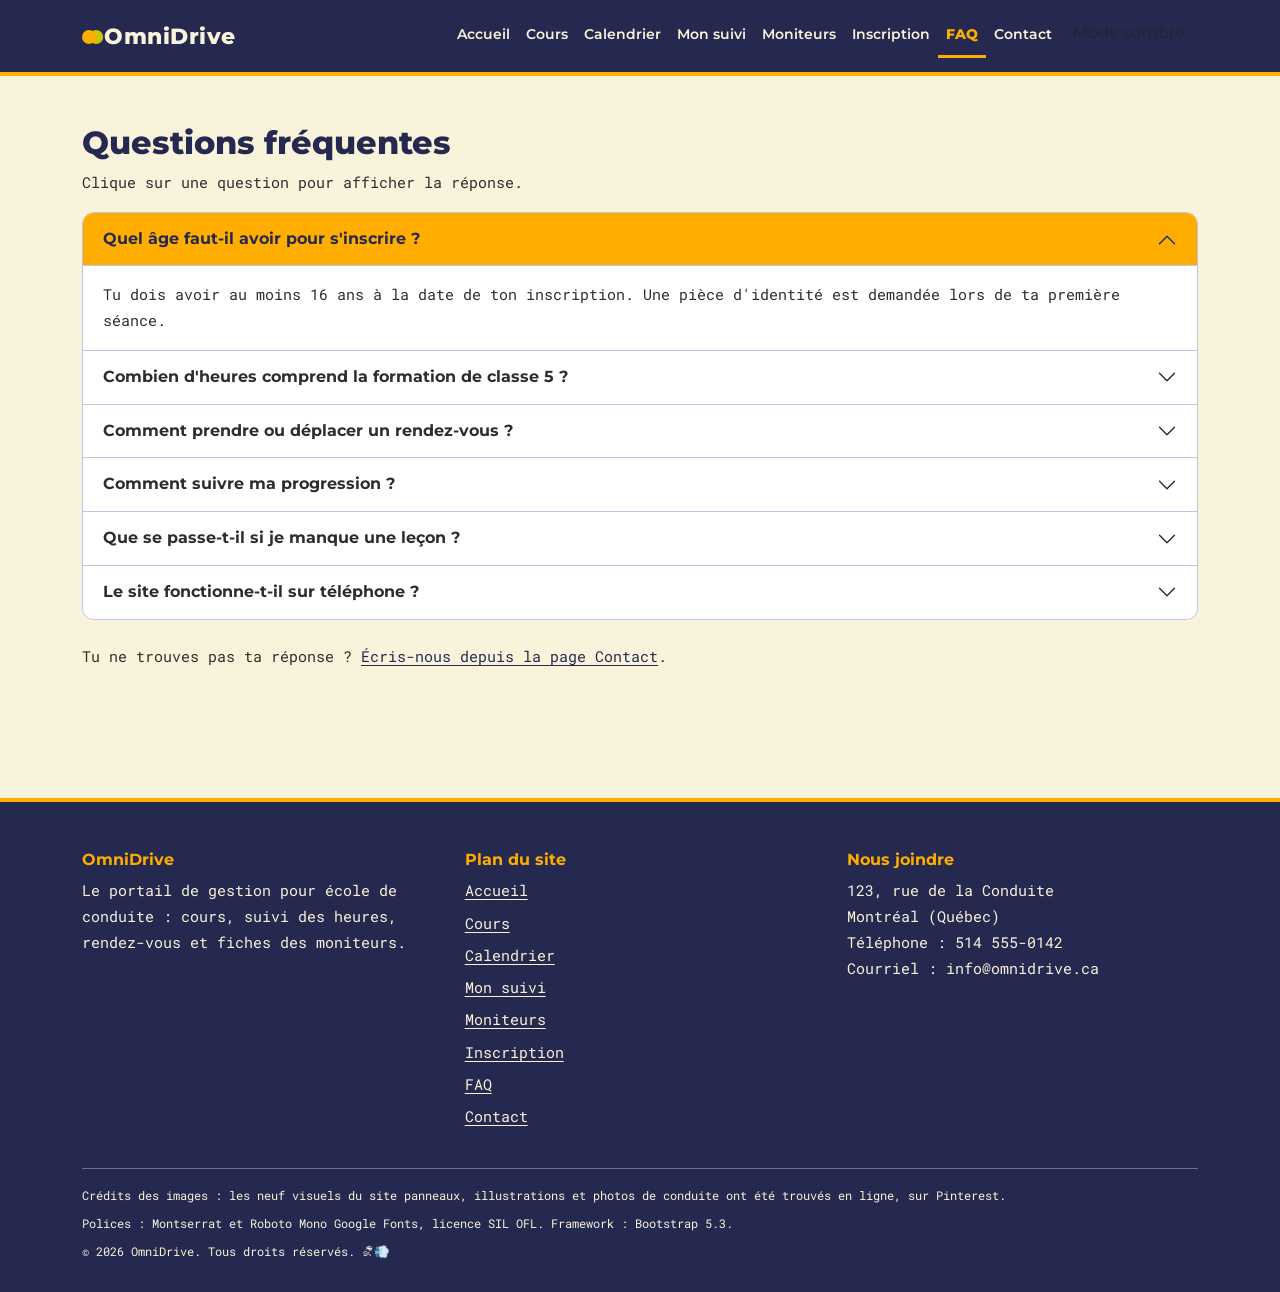
<file: faq.html>
<!DOCTYPE html>
<html lang="fr">
<head>
    <meta charset="UTF-8">
    <meta name="viewport" content="width=device-width, initial-scale=1">
    <title>FAQ - OmniDrive</title>
    <meta name="description" content="Les questions fréquentes sur l'inscription, les cours, les rendez-vous et le suivi chez OmniDrive.">
    <link rel="icon" href="images/favicon.svg" type="image/svg+xml">
    <link rel="preconnect" href="https://fonts.googleapis.com">
    <link rel="preconnect" href="https://fonts.gstatic.com" crossorigin>
    <link rel="stylesheet" href="https://fonts.googleapis.com/css2?family=Montserrat:wght@600;700;800&amp;family=Roboto+Mono:wght@400;700&amp;display=swap">

    
    <link rel="stylesheet" href="vendor/bootstrap.min.css">
    <link rel="stylesheet" href="css/style.css">
    
    <script src="js/theme.js"></script>
    <script src="js/script.js" defer></script>
</head>
<body>

<a class="lien-evitement" href="#contenu">Aller au contenu</a>

<header>
    <nav class="navbar navbar-expand-lg navbar-principale" aria-label="Navigation principale">
        <div class="container">
            <a class="navbar-brand" href="index.html"><span class="marque-pastille" aria-hidden="true"></span>OmniDrive</a>
            <button class="navbar-toggler" type="button" data-bs-toggle="collapse"
                    data-bs-target="#menu" aria-controls="menu"
                    aria-expanded="false" aria-label="Ouvrir le menu">
                <span class="navbar-toggler-icon"></span>
            </button>
            <div class="collapse navbar-collapse" id="menu">
                <ul class="navbar-nav ms-auto">
                    <li class="nav-item">
                        <a class="nav-link" href="index.html">Accueil</a>
                    </li>
                    <li class="nav-item">
                        <a class="nav-link" href="cours.html">Cours</a>
                    </li>
                    <li class="nav-item">
                        <a class="nav-link" href="calendrier.html">Calendrier</a>
                    </li>
                    <li class="nav-item">
                        <a class="nav-link" href="suivi.html">Mon suivi</a>
                    </li>
                    <li class="nav-item">
                        <a class="nav-link" href="moniteurs.html">Moniteurs</a>
                    </li>
                    <li class="nav-item">
                        <a class="nav-link" href="inscription.html">Inscription</a>
                    </li>
                    <li class="nav-item">
                        <a class="nav-link active" aria-current="page" href="faq.html">FAQ</a>
                    </li>
                    <li class="nav-item">
                        <a class="nav-link" href="contact.html">Contact</a>
                    </li>
                    <li class="nav-item">
                        <button type="button" id="bouton-theme" class="btn bouton-theme" aria-label="Activer le mode sombre">Mode sombre</button>
                    </li>
                </ul>
            </div>
        </div>
    </nav>
</header>

<main id="contenu" class="container py-5">

    <h1>Questions fréquentes</h1>
    <p>Clique sur une question pour afficher la réponse. </p>

    <div class="accordion" id="faq-accordeon">
            <div class="accordion-item">
                <h2 class="accordion-header">
                    <button class="accordion-button" type="button" data-bs-toggle="collapse" data-bs-target="#reponse-1" aria-expanded="true" aria-controls="reponse-1">Quel âge faut-il avoir pour s'inscrire ?</button>
                </h2>
                <div id="reponse-1" class="accordion-collapse collapse show" data-bs-parent="#faq-accordeon">
                    <div class="accordion-body">Tu dois avoir au moins 16 ans à la date de ton inscription. Une pièce d'identité est demandée lors de ta première séance.</div>
                </div>
            </div>
            <div class="accordion-item">
                <h2 class="accordion-header">
                    <button class="accordion-button collapsed" type="button" data-bs-toggle="collapse" data-bs-target="#reponse-2" aria-expanded="false" aria-controls="reponse-2">Combien d'heures comprend la formation de classe 5 ?</button>
                </h2>
                <div id="reponse-2" class="accordion-collapse collapse" data-bs-parent="#faq-accordeon">
                    <div class="accordion-body">Chez OmniDrive, la formation comprend 12 heures de théorie, 15 leçons pratiques d'une heure et deux examens (un théorique simulé et un pratique).</div>
                </div>
            </div>
            <div class="accordion-item">
                <h2 class="accordion-header">
                    <button class="accordion-button collapsed" type="button" data-bs-toggle="collapse" data-bs-target="#reponse-3" aria-expanded="false" aria-controls="reponse-3">Comment prendre ou déplacer un rendez-vous ?</button>
                </h2>
                <div id="reponse-3" class="accordion-collapse collapse" data-bs-parent="#faq-accordeon">
                    <div class="accordion-body">Rends-toi sur la page Calendrier, choisis un créneau libre ou remplis le formulaire de rendez-vous. Pour un déplacement, écris-nous par la page Contact.</div>
                </div>
            </div>
            <div class="accordion-item">
                <h2 class="accordion-header">
                    <button class="accordion-button collapsed" type="button" data-bs-toggle="collapse" data-bs-target="#reponse-4" aria-expanded="false" aria-controls="reponse-4">Comment suivre ma progression ?</button>
                </h2>
                <div id="reponse-4" class="accordion-collapse collapse" data-bs-parent="#faq-accordeon">
                    <div class="accordion-body">La page Mon suivi affiche tes heures théoriques, tes leçons pratiques et tes examens, avec un pourcentage global.</div>
                </div>
            </div>
            <div class="accordion-item">
                <h2 class="accordion-header">
                    <button class="accordion-button collapsed" type="button" data-bs-toggle="collapse" data-bs-target="#reponse-5" aria-expanded="false" aria-controls="reponse-5">Que se passe-t-il si je manque une leçon ?</button>
                </h2>
                <div id="reponse-5" class="accordion-collapse collapse" data-bs-parent="#faq-accordeon">
                    <div class="accordion-body">Préviens l'école au moins 24 heures à l'avance pour reporter la leçon sans frais. Sans préavis, la leçon peut être comptée comme faite.</div>
                </div>
            </div>
            <div class="accordion-item">
                <h2 class="accordion-header">
                    <button class="accordion-button collapsed" type="button" data-bs-toggle="collapse" data-bs-target="#reponse-6" aria-expanded="false" aria-controls="reponse-6">Le site fonctionne-t-il sur téléphone ?</button>
                </h2>
                <div id="reponse-6" class="accordion-collapse collapse" data-bs-parent="#faq-accordeon">
                    <div class="accordion-body">Oui. Le site s'adapte à la taille de l'écran : le menu se replie, les cartes passent en une colonne et les boutons restent faciles à toucher.</div>
                </div>
            </div>
    </div>

    <p class="mt-4">Tu ne trouves pas ta réponse ? <a href="contact.html">Écris-nous depuis la page Contact</a>.</p>

</main>

<footer class="pied-de-page">
    <div class="container">
        <div class="pied-colonnes">
            <div>
                <h2>OmniDrive</h2>
                <p>Le portail de gestion pour école de conduite : cours, suivi des heures, rendez-vous et fiches des moniteurs.</p>
            </div>
            <div>
                <h2>Plan du site</h2>
                <ul>
                    <li><a href="index.html">Accueil</a></li>
                    <li><a href="cours.html">Cours</a></li>
                    <li><a href="calendrier.html">Calendrier</a></li>
                    <li><a href="suivi.html">Mon suivi</a></li>
                    <li><a href="moniteurs.html">Moniteurs</a></li>
                    <li><a href="inscription.html">Inscription</a></li>
                    <li><a href="faq.html">FAQ</a></li>
                    <li><a href="contact.html">Contact</a></li>
                </ul>
            </div>
            <div>
                <h2>Nous joindre</h2>
                <p>123, rue de la Conduite<br>Montréal (Québec)<br>Téléphone : 514 555-0142<br>Courriel : info@omnidrive.ca</p>
            </div>
        </div>
        <div class="pied-credits">
            <p>Crédits des images : les neuf visuels du site panneaux, illustrations et photos de conduite ont été trouvés en ligne, sur Pinterest. </p>
            <p>Polices : Montserrat et Roboto Mono Google Fonts, licence SIL OFL. Framework : Bootstrap 5.3.</p>
            <p>© 2026 OmniDrive. Tous droits réservés. ⛐💨</p>
        </div>
    </div>
</footer>

<script src="vendor/bootstrap.bundle.min.js"></script>
</body>
</html>
</file>
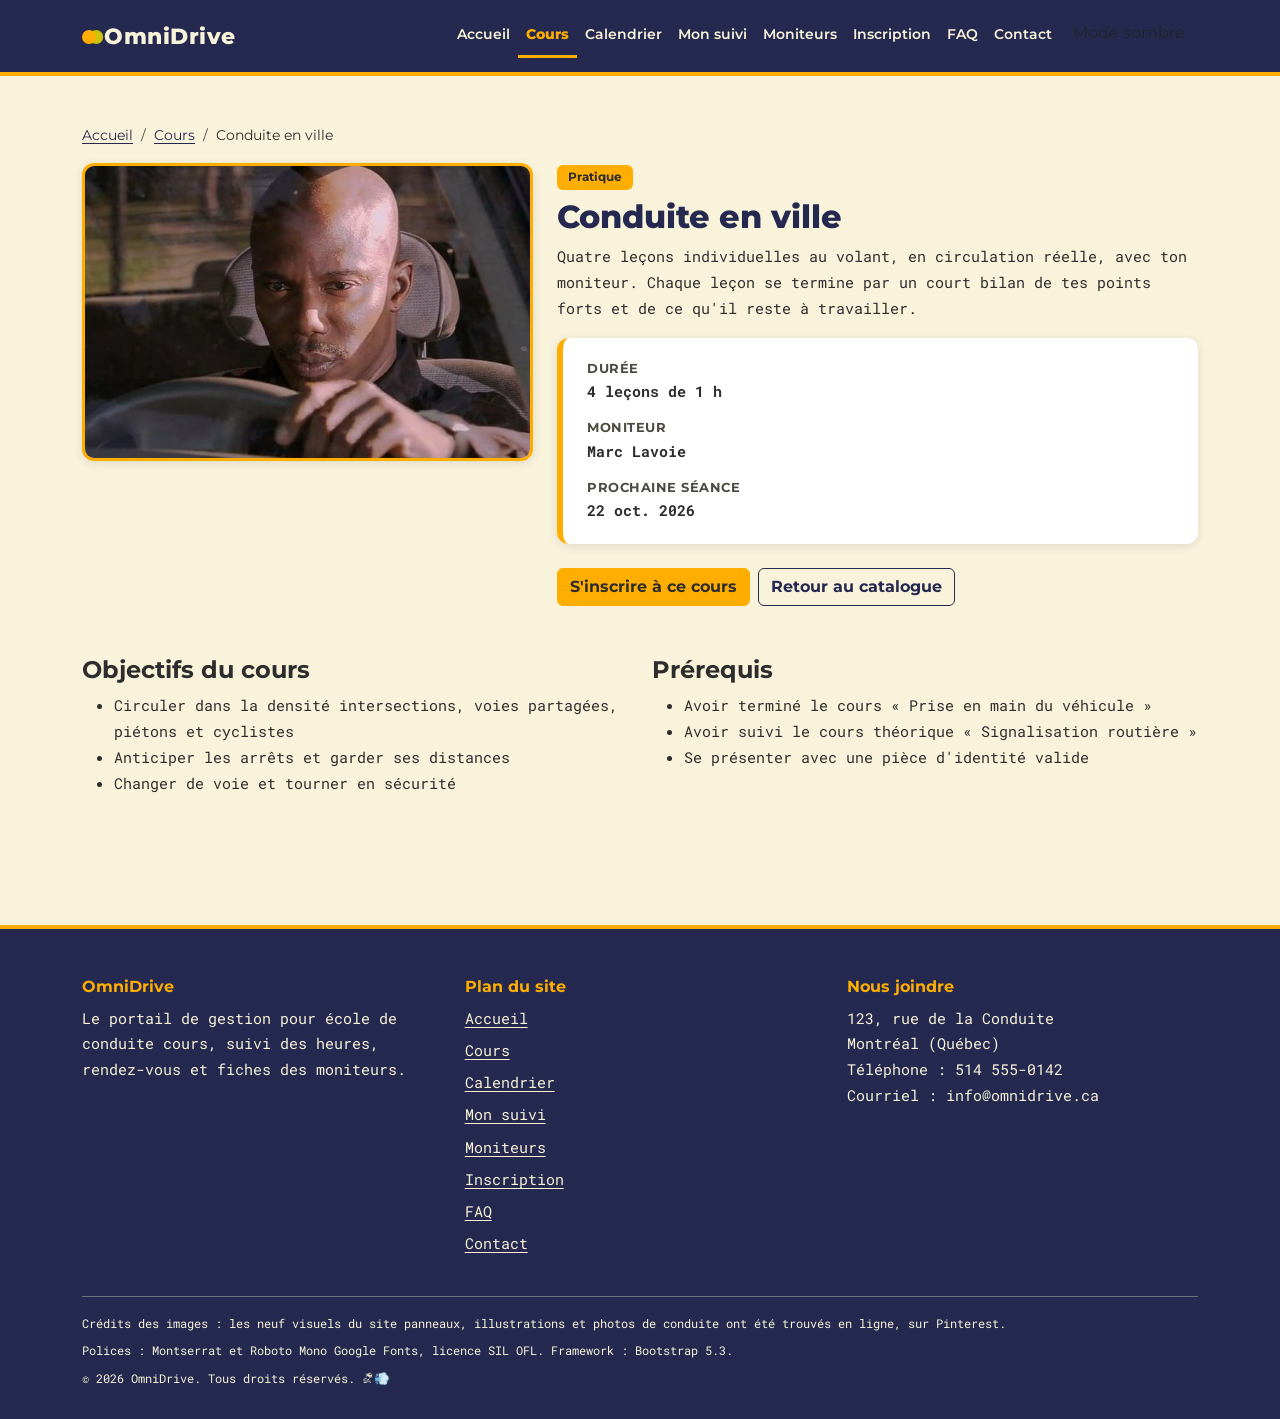
<file: fiche-cours-pratique.html>
<!DOCTYPE html>
<html lang="fr">
<head>
    <meta charset="UTF-8">
    <meta name="viewport" content="width=device-width, initial-scale=1">
    <title>Conduite en ville - Cours - OmniDrive</title>
    <meta name="description" content="Fiche du cours pratique Conduite en ville : objectifs, durée, moniteur et prérequis.">
    <link rel="icon" href="images/favicon.svg" type="image/svg+xml">
    <link rel="preconnect" href="https://fonts.googleapis.com">
    <link rel="preconnect" href="https://fonts.gstatic.com" crossorigin>
    <link rel="stylesheet" href="https://fonts.googleapis.com/css2?family=Montserrat:wght@600;700;800&amp;family=Roboto+Mono:wght@400;700&amp;display=swap">

    
    <link rel="stylesheet" href="vendor/bootstrap.min.css">
    <link rel="stylesheet" href="css/style.css">
    
    <script src="js/theme.js"></script>
    <script src="js/script.js" defer></script>
</head>
<body>

<a class="lien-evitement" href="#contenu">Aller au contenu</a>

<header>
    <nav class="navbar navbar-expand-lg navbar-principale" aria-label="Navigation principale">
        <div class="container">
            <a class="navbar-brand" href="index.html"><span class="marque-pastille" aria-hidden="true"></span>OmniDrive</a>
            <button class="navbar-toggler" type="button" data-bs-toggle="collapse"
                    data-bs-target="#menu" aria-controls="menu"
                    aria-expanded="false" aria-label="Ouvrir le menu">
                <span class="navbar-toggler-icon"></span>
            </button>
            <div class="collapse navbar-collapse" id="menu">
                <ul class="navbar-nav ms-auto">
                    <li class="nav-item">
                        <a class="nav-link" href="index.html">Accueil</a>
                    </li>
                    <li class="nav-item">
                        <a class="nav-link active" aria-current="true" href="cours.html">Cours</a>
                    </li>
                    <li class="nav-item">
                        <a class="nav-link" href="calendrier.html">Calendrier</a>
                    </li>
                    <li class="nav-item">
                        <a class="nav-link" href="suivi.html">Mon suivi</a>
                    </li>
                    <li class="nav-item">
                        <a class="nav-link" href="moniteurs.html">Moniteurs</a>
                    </li>
                    <li class="nav-item">
                        <a class="nav-link" href="inscription.html">Inscription</a>
                    </li>
                    <li class="nav-item">
                        <a class="nav-link" href="faq.html">FAQ</a>
                    </li>
                    <li class="nav-item">
                        <a class="nav-link" href="contact.html">Contact</a>
                    </li>
                    <li class="nav-item">
                        <button type="button" id="bouton-theme" class="btn bouton-theme" aria-label="Activer le mode sombre">Mode sombre</button>
                    </li>
                </ul>
            </div>
        </div>
    </nav>
</header>

<main id="contenu" class="container py-5">


    <nav aria-label="Fil d'Ariane">
        <ol class="breadcrumb">
            <li class="breadcrumb-item"><a href="index.html">Accueil</a></li>
            <li class="breadcrumb-item"><a href="cours.html">Cours</a></li>
            <li class="breadcrumb-item active" aria-current="page">Conduite en ville</li>
        </ol>
    </nav>

    <div class="row g-4">
        <div class="col-12 col-md-5">
            <img src="images/cours4.jpg" class="fiche-image img-fluid" alt="Conducteur au regard sérieux, les mains sur le volant, vu de face à travers le pare-brise" width="735" height="482">
        </div>
        <div class="col-12 col-md-7">
            <p class="mb-2"><span class="badge badge-type badge-pratique">Pratique</span></p>
            <h1>Conduite en ville</h1>
            <p>Quatre leçons individuelles au volant, en circulation réelle, avec ton moniteur. Chaque leçon se termine par un court bilan de tes points forts et de ce qu'il reste à travailler.</p>

            <dl class="fiche-resume">
                <dt>Durée</dt>
                <dd>4 leçons de 1 h</dd>
                <dt>Moniteur</dt>
                <dd>Marc Lavoie</dd>
                <dt>Prochaine séance</dt>
                <dd><time datetime="2026-10-22">22 oct. 2026</time></dd>
            </dl>

            <p class="d-flex flex-wrap gap-2">
                <a class="btn btn-primary" href="inscription.html">S'inscrire à ce cours</a>
                <a class="btn btn-contour" href="cours.html">Retour au catalogue</a>
            </p>
        </div>
    </div>

    <div class="row g-4 mt-2">
        <section class="col-12 col-md-6" aria-labelledby="titre-objectifs">
            <h2 id="titre-objectifs">Objectifs du cours</h2>
            <ul>
                    <li>Circuler dans la densité intersections, voies partagées, piétons et cyclistes</li>
                    <li>Anticiper les arrêts et garder ses distances</li>
                    <li>Changer de voie et tourner en sécurité</li>
            </ul>
        </section>
        <section class="col-12 col-md-6" aria-labelledby="titre-prerequis">
            <h2 id="titre-prerequis">Prérequis</h2>
            <ul>
                    <li>Avoir terminé le cours « Prise en main du véhicule »</li>
                    <li>Avoir suivi le cours théorique « Signalisation routière »</li>
                    <li>Se présenter avec une pièce d'identité valide</li>
            </ul>
        </section>
    </div>

</main>

<footer class="pied-de-page">
    <div class="container">
        <div class="pied-colonnes">
            <div>
                <h2>OmniDrive</h2>
                <p>Le portail de gestion pour école de conduite cours, suivi des heures, rendez-vous et fiches des moniteurs.</p>
            </div>
            <div>
                <h2>Plan du site</h2>
                <ul>
                    <li><a href="index.html">Accueil</a></li>
                    <li><a href="cours.html">Cours</a></li>
                    <li><a href="calendrier.html">Calendrier</a></li>
                    <li><a href="suivi.html">Mon suivi</a></li>
                    <li><a href="moniteurs.html">Moniteurs</a></li>
                    <li><a href="inscription.html">Inscription</a></li>
                    <li><a href="faq.html">FAQ</a></li>
                    <li><a href="contact.html">Contact</a></li>
                </ul>
            </div>
            <div>
                <h2>Nous joindre</h2>
                <p>123, rue de la Conduite<br>Montréal (Québec)<br>Téléphone : 514 555-0142<br>Courriel : info@omnidrive.ca</p>
            </div>
        </div>
        <div class="pied-credits">
            <p>Crédits des images : les neuf visuels du site panneaux, illustrations et photos de conduite ont été trouvés en ligne, sur Pinterest. </p>
            <p>Polices : Montserrat et Roboto Mono Google Fonts, licence SIL OFL. Framework : Bootstrap 5.3.</p>
            <p>© 2026 OmniDrive. Tous droits réservés. ⛐💨</p>
        </div>
    </div>
</footer>

<script src="vendor/bootstrap.bundle.min.js"></script>
</body>
</html>
</file>
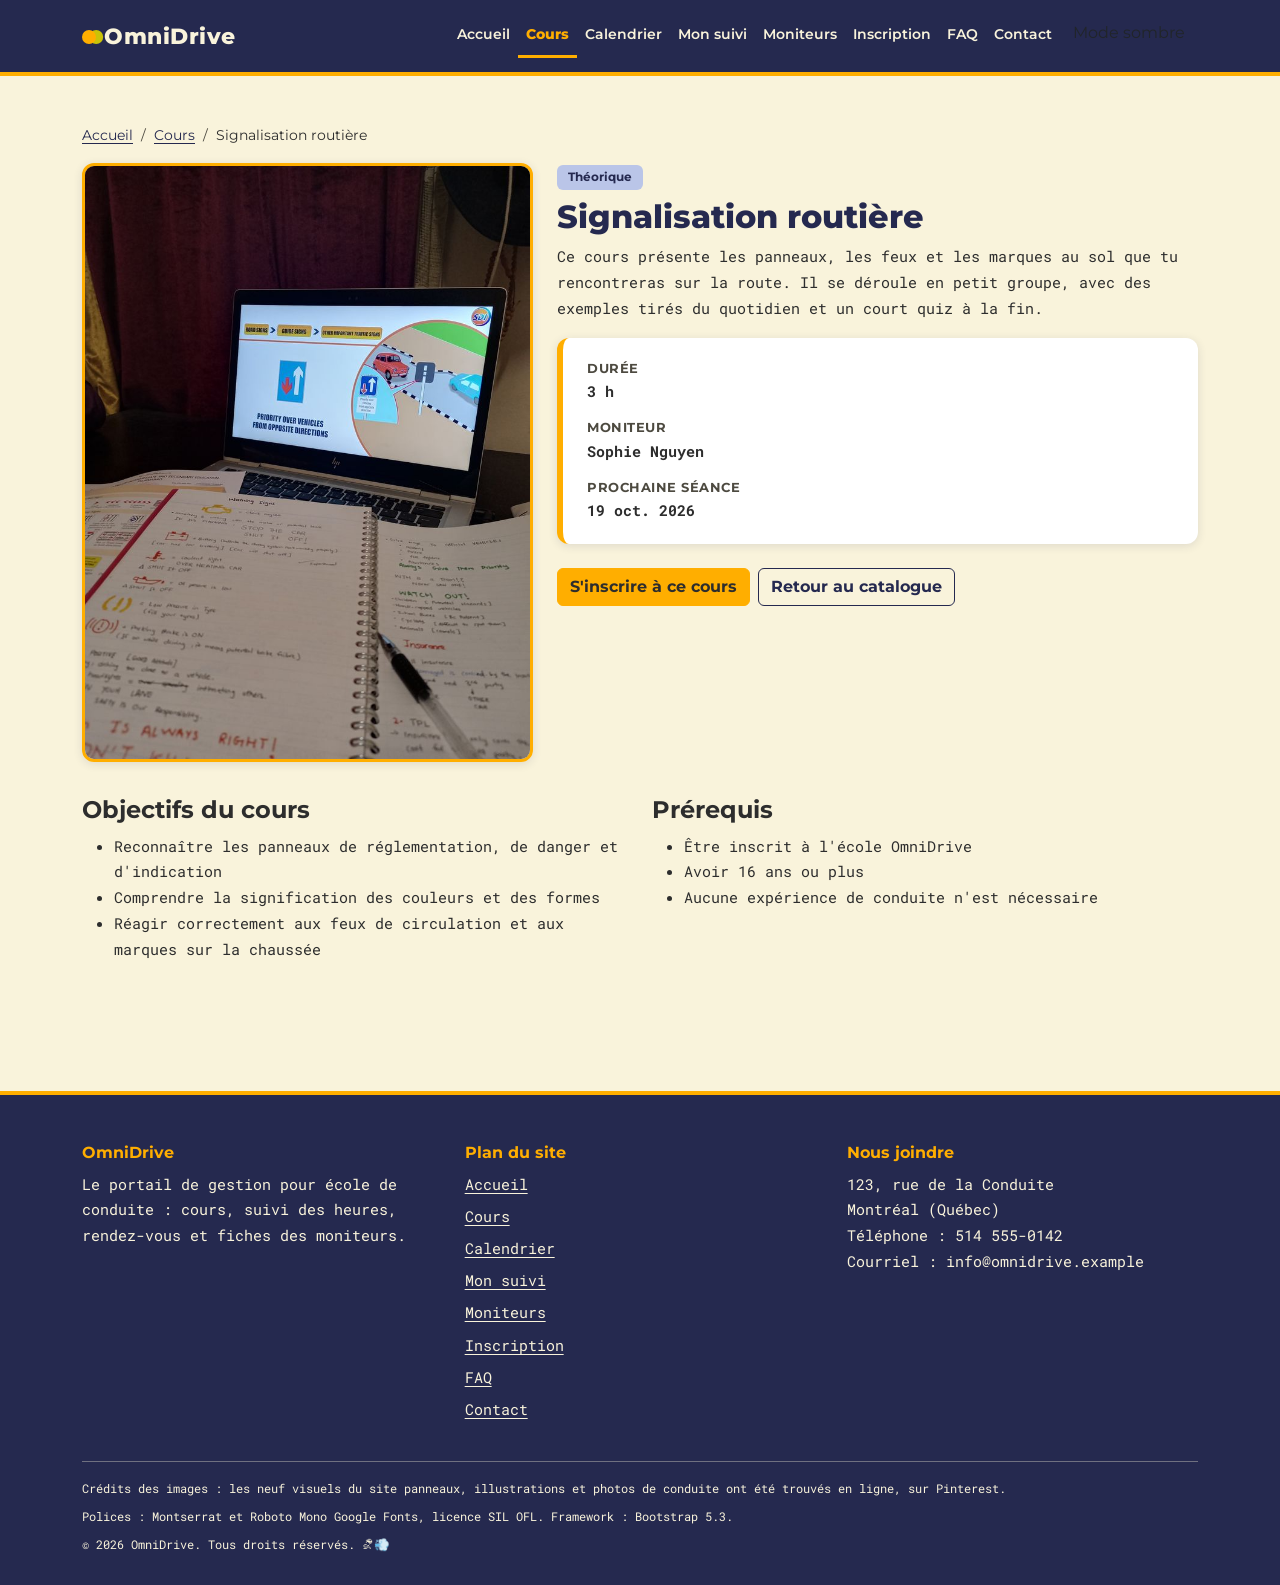
<file: fiche-cours-theorie.html>
<!DOCTYPE html>
<html lang="fr">
<head>
    <meta charset="UTF-8">
    <meta name="viewport" content="width=device-width, initial-scale=1">
    <title>Signalisation routière - Cours - OmniDrive</title>
    <meta name="description" content="Fiche du cours théorique Signalisation routière : objectifs, durée, moniteur et prérequis.">
    <link rel="icon" href="images/favicon.svg" type="image/svg+xml">
    <link rel="preconnect" href="https://fonts.googleapis.com">
    <link rel="preconnect" href="https://fonts.gstatic.com" crossorigin>
    <link rel="stylesheet" href="https://fonts.googleapis.com/css2?family=Montserrat:wght@600;700;800&amp;family=Roboto+Mono:wght@400;700&amp;display=swap">

    
    <link rel="stylesheet" href="vendor/bootstrap.min.css">
    <link rel="stylesheet" href="css/style.css">
    
    <script src="js/theme.js"></script>
    <script src="js/script.js" defer></script>
</head>
<body>

<a class="lien-evitement" href="#contenu">Aller au contenu</a>

<header>
    <nav class="navbar navbar-expand-lg navbar-principale" aria-label="Navigation principale">
        <div class="container">
            <a class="navbar-brand" href="index.html"><span class="marque-pastille" aria-hidden="true"></span>OmniDrive</a>
            <button class="navbar-toggler" type="button" data-bs-toggle="collapse"
                    data-bs-target="#menu" aria-controls="menu"
                    aria-expanded="false" aria-label="Ouvrir le menu">
                <span class="navbar-toggler-icon"></span>
            </button>
            <div class="collapse navbar-collapse" id="menu">
                <ul class="navbar-nav ms-auto">
                    <li class="nav-item">
                        <a class="nav-link" href="index.html">Accueil</a>
                    </li>
                    <li class="nav-item">
                        <a class="nav-link active" aria-current="true" href="cours.html">Cours</a>
                    </li>
                    <li class="nav-item">
                        <a class="nav-link" href="calendrier.html">Calendrier</a>
                    </li>
                    <li class="nav-item">
                        <a class="nav-link" href="suivi.html">Mon suivi</a>
                    </li>
                    <li class="nav-item">
                        <a class="nav-link" href="moniteurs.html">Moniteurs</a>
                    </li>
                    <li class="nav-item">
                        <a class="nav-link" href="inscription.html">Inscription</a>
                    </li>
                    <li class="nav-item">
                        <a class="nav-link" href="faq.html">FAQ</a>
                    </li>
                    <li class="nav-item">
                        <a class="nav-link" href="contact.html">Contact</a>
                    </li>
                    <li class="nav-item">
                        <button type="button" id="bouton-theme" class="btn bouton-theme" aria-label="Activer le mode sombre">Mode sombre</button>
                    </li>
                </ul>
            </div>
        </div>
    </nav>
</header>

<main id="contenu" class="container py-5">

    <nav aria-label="Fil d'Ariane">
        <ol class="breadcrumb">
            <li class="breadcrumb-item"><a href="index.html">Accueil</a></li>
            <li class="breadcrumb-item"><a href="cours.html">Cours</a></li>
            <li class="breadcrumb-item active" aria-current="page">Signalisation routière</li>
        </ol>
    </nav>

    <div class="row g-4">
        <div class="col-12 col-md-5">
            <img src="images/driving-theory_ecran.jpg" class="fiche-image img-fluid" alt="Ordinateur portable qui affiche un module sur la signalisation routière, devant des cahiers de notes ouverts" width="736" height="981">
        </div>
        <div class="col-12 col-md-7">
            <p class="mb-2"><span class="badge badge-type badge-theorique">Théorique</span></p>
            <h1>Signalisation routière</h1>
            <p>Ce cours présente les panneaux, les feux et les marques au sol que tu rencontreras sur la route. Il se déroule en petit groupe, avec des exemples tirés du quotidien et un court quiz à la fin.</p>

            <dl class="fiche-resume">
                <dt>Durée</dt>
                <dd>3 h</dd>
                <dt>Moniteur</dt>
                <dd>Sophie Nguyen</dd>
                <dt>Prochaine séance</dt>
                <dd><time datetime="2026-10-19">19 oct. 2026</time></dd>
            </dl>

            <p class="d-flex flex-wrap gap-2">
                <a class="btn btn-primary" href="inscription.html">S'inscrire à ce cours</a>
                <a class="btn btn-contour" href="cours.html">Retour au catalogue</a>
            </p>
        </div>
    </div>

    <div class="row g-4 mt-2">
        <section class="col-12 col-md-6" aria-labelledby="titre-objectifs">
            <h2 id="titre-objectifs">Objectifs du cours</h2>
            <ul>
                    <li>Reconnaître les panneaux de réglementation, de danger et d'indication</li>
                    <li>Comprendre la signification des couleurs et des formes</li>
                    <li>Réagir correctement aux feux de circulation et aux marques sur la chaussée</li>
            </ul>
        </section>
        <section class="col-12 col-md-6" aria-labelledby="titre-prerequis">
            <h2 id="titre-prerequis">Prérequis</h2>
            <ul>
                    <li>Être inscrit à l'école OmniDrive</li>
                    <li>Avoir 16 ans ou plus</li>
                    <li>Aucune expérience de conduite n'est nécessaire</li>
            </ul>
        </section>
    </div>

</main>

<footer class="pied-de-page">
    <div class="container">
        <div class="pied-colonnes">
            <div>
                <h2>OmniDrive</h2>
                <p>Le portail de gestion pour école de conduite : cours, suivi des heures, rendez-vous et fiches des moniteurs.</p>
            </div>
            <div>
                <h2>Plan du site</h2>
                <ul>
                    <li><a href="index.html">Accueil</a></li>
                    <li><a href="cours.html">Cours</a></li>
                    <li><a href="calendrier.html">Calendrier</a></li>
                    <li><a href="suivi.html">Mon suivi</a></li>
                    <li><a href="moniteurs.html">Moniteurs</a></li>
                    <li><a href="inscription.html">Inscription</a></li>
                    <li><a href="faq.html">FAQ</a></li>
                    <li><a href="contact.html">Contact</a></li>
                </ul>
            </div>
            <div>
                <h2>Nous joindre</h2>
                <p>123, rue de la Conduite<br>Montréal (Québec)<br>Téléphone : 514 555-0142<br>Courriel : info@omnidrive.example</p>
            </div>
        </div>
        <div class="pied-credits">
            <p>Crédits des images : les neuf visuels du site panneaux, illustrations et photos de conduite ont été trouvés en ligne, sur Pinterest. </p>
            <p>Polices : Montserrat et Roboto Mono Google Fonts, licence SIL OFL. Framework : Bootstrap 5.3.</p>
            <p>© 2026 OmniDrive. Tous droits réservés. ⛐💨</p>
        </div>
    </div>
</footer>

<script src="vendor/bootstrap.bundle.min.js"></script>
</body>
</html>
</file>
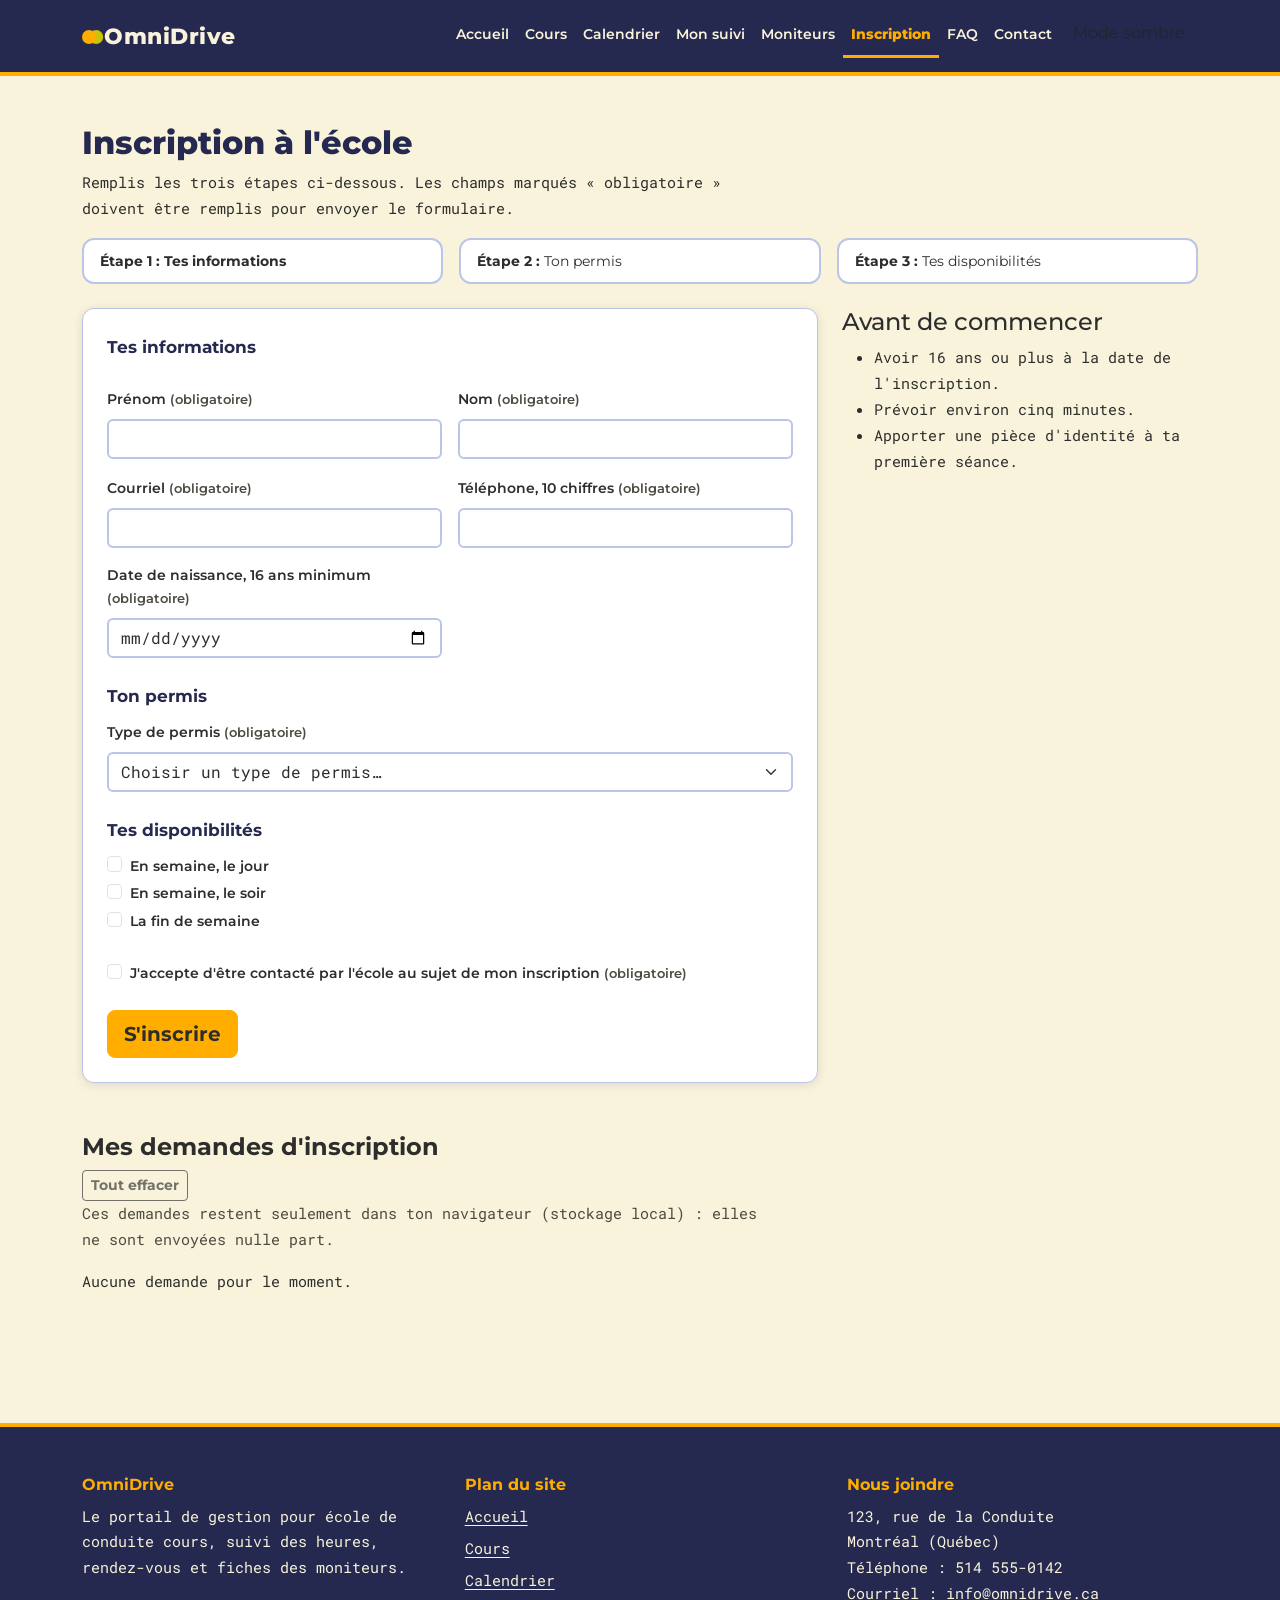
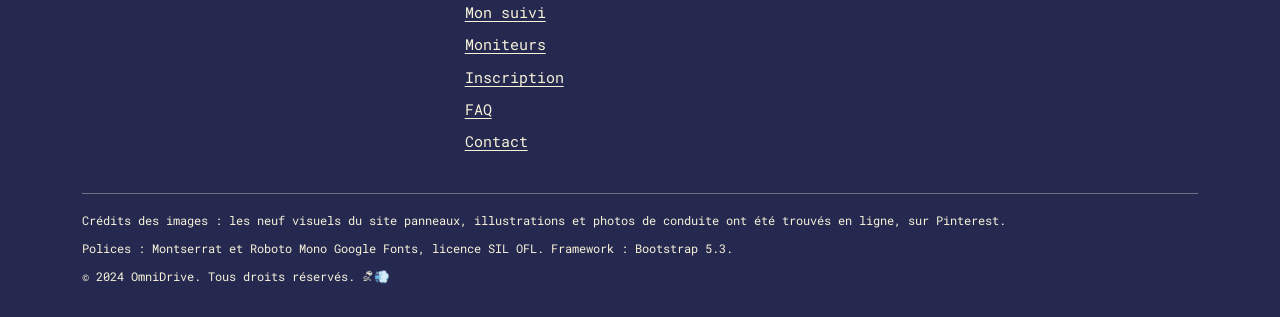
<file: inscription.html>
<!DOCTYPE html>
<html lang="fr">
<head>
    <meta charset="UTF-8">
    <meta name="viewport" content="width=device-width, initial-scale=1">
    <title>Inscription - OmniDrive</title>
    <meta name="description" content="Formulaire d'inscription à l'école de conduite OmniDrive : coordonnées, type de permis et disponibilités.">
    <link rel="icon" href="images/favicon.svg" type="image/svg+xml">
    <link rel="preconnect" href="https://fonts.googleapis.com">
    <link rel="preconnect" href="https://fonts.gstatic.com" crossorigin>
    <link rel="stylesheet" href="https://fonts.googleapis.com/css2?family=Montserrat:wght@600;700;800&amp;family=Roboto+Mono:wght@400;700&amp;display=swap">

    
    <link rel="stylesheet" href="vendor/bootstrap.min.css">
    
    <link rel="stylesheet" href="css/style.css">
    <!-- theme.js -->
    <script src="js/theme.js"></script>
    <script src="js/script.js" defer></script>
</head>
<body>

<a class="lien-evitement" href="#contenu">Aller au contenu</a>

<header>
    <nav class="navbar navbar-expand-lg navbar-principale" aria-label="Navigation principale">
        <div class="container">
            <a class="navbar-brand" href="index.html"><span class="marque-pastille" aria-hidden="true"></span>OmniDrive</a>
            <button class="navbar-toggler" type="button" data-bs-toggle="collapse"
                    data-bs-target="#menu" aria-controls="menu"
                    aria-expanded="false" aria-label="Ouvrir le menu">
                <span class="navbar-toggler-icon"></span>
            </button>
            <div class="collapse navbar-collapse" id="menu">
                <ul class="navbar-nav ms-auto">
                    <li class="nav-item">
                        <a class="nav-link" href="index.html">Accueil</a>
                    </li>
                    <li class="nav-item">
                        <a class="nav-link" href="cours.html">Cours</a>
                    </li>
                    <li class="nav-item">
                        <a class="nav-link" href="calendrier.html">Calendrier</a>
                    </li>
                    <li class="nav-item">
                        <a class="nav-link" href="suivi.html">Mon suivi</a>
                    </li>
                    <li class="nav-item">
                        <a class="nav-link" href="moniteurs.html">Moniteurs</a>
                    </li>
                    <li class="nav-item">
                        <a class="nav-link active" aria-current="page" href="inscription.html">Inscription</a>
                    </li>
                    <li class="nav-item">
                        <a class="nav-link" href="faq.html">FAQ</a>
                    </li>
                    <li class="nav-item">
                        <a class="nav-link" href="contact.html">Contact</a>
                    </li>
                    <li class="nav-item">
                        <button type="button" id="bouton-theme" class="btn bouton-theme" aria-label="Activer le mode sombre">Mode sombre</button>
                    </li>
                </ul>
            </div>
        </div>
    </nav>
</header>

<main id="contenu" class="container py-5">

    <h1>Inscription à l'école</h1>
    <p>Remplis les trois étapes ci-dessous. Les champs marqués « obligatoire » doivent être remplis pour envoyer le formulaire.</p>

    <ol class="etapes">
        <li>Tes informations</li>
        <li>Ton permis</li>
        <li>Tes disponibilités</li>
    </ol>

    <div class="row g-4">
        <div class="col-12 col-lg-8">
            <!-- Fonction S’inscrire à l’école  -->
            <div id="confirmation" class="confirmation" role="status" tabindex="-1" hidden></div>
            <form id="formulaire-inscription" class="formulaire-carte" action="merci.html" method="get">

                <fieldset class="mb-4">
                    <legend>Tes informations</legend>
                    <div class="row g-3">
                        <div class="col-12 col-md-6">
                            <label for="prenom" class="form-label">Prénom <span class="obligatoire">(obligatoire)</span></label>
                            <input type="text" id="prenom" name="prenom" class="form-control" required minlength="2" maxlength="40" autocomplete="given-name">
                        </div>
                        <div class="col-12 col-md-6">
                            <label for="nom" class="form-label">Nom <span class="obligatoire">(obligatoire)</span></label>
                            <input type="text" id="nom" name="nom" class="form-control" required minlength="2" maxlength="40" autocomplete="family-name">
                        </div>
                        <div class="col-12 col-md-6">
                            <label for="courriel" class="form-label">Courriel <span class="obligatoire">(obligatoire)</span></label>
                            <input type="email" id="courriel" name="courriel" class="form-control" required autocomplete="email">
                        </div>
                        <div class="col-12 col-md-6">
                            <label for="telephone" class="form-label">Téléphone, 10 chiffres <span class="obligatoire">(obligatoire)</span></label>
                            <input type="tel" id="telephone" name="telephone" class="form-control" required pattern="[0-9]{10}" title="10 chiffres, sans espace ni tiret" inputmode="numeric" autocomplete="tel">
                        </div>
                        <div class="col-12 col-md-6">
                            <label for="naissance" class="form-label">Date de naissance, 16 ans minimum <span class="obligatoire">(obligatoire)</span></label>
                            <input type="date" id="naissance" name="naissance" class="form-control" required min="1940-01-01" max="2010-10-08" autocomplete="bday">
                        </div>
                    </div>
                </fieldset>

                <fieldset class="mb-4">
                    <legend>Ton permis</legend>
                    <label for="permis" class="form-label">Type de permis <span class="obligatoire">(obligatoire)</span></label>
                    <select id="permis" name="permis" class="form-select" required>
                        <option value="">Choisir un type de permis…</option>
                        <option value="classe-5">Classe 5 : automobile</option>
                        <option value="classe-6">Classe 6 : motocyclette</option>
                        <option value="classe-3">Classe 3 : camion</option>
                    </select>
                </fieldset>

                <fieldset class="mb-4">
                    <legend>Tes disponibilités</legend>
                    <div class="form-check">
                        <input class="form-check-input" type="checkbox" id="dispo-jour" name="dispo" value="jour">
                        <label class="form-check-label" for="dispo-jour">En semaine, le jour</label>
                    </div>
                    <div class="form-check">
                        <input class="form-check-input" type="checkbox" id="dispo-soir" name="dispo" value="soir">
                        <label class="form-check-label" for="dispo-soir">En semaine, le soir</label>
                    </div>
                    <div class="form-check">
                        <input class="form-check-input" type="checkbox" id="dispo-fin" name="dispo" value="fin-de-semaine">
                        <label class="form-check-label" for="dispo-fin">La fin de semaine</label>
                    </div>
                </fieldset>

                <div class="form-check mb-4">
                    <input class="form-check-input" type="checkbox" id="accord" name="accord" value="oui" required>
                    <label class="form-check-label" for="accord">J'accepte d'être contacté par l'école au sujet de mon inscription <span class="obligatoire">(obligatoire)</span></label>
                </div>

                <button type="submit" class="btn btn-primary btn-lg">S'inscrire</button>
            </form>
        </div>

        <aside class="col-12 col-lg-4" aria-labelledby="titre-avant">
            <h2 id="titre-avant" class="h4">Avant de commencer</h2>
            <ul>
                <li>Avoir 16 ans ou plus à la date de l'inscription.</li>
                <li>Prévoir environ cinq minutes.</li>
                <li>Apporter une pièce d'identité à ta première séance.</li>
            </ul>
        </aside>
    </div>

    <!-- Laboratoire 3 : la mémoire. Les demandes sont lues dans le localStorage par js/script.js -->
    <section class="mt-5" id="mes-demandes" aria-labelledby="titre-demandes">
        <div class="entete-demandes">
            <h2 id="titre-demandes">Mes demandes d'inscription</h2>
            <button type="button" id="bouton-effacer" class="btn btn-contour btn-sm">Tout effacer</button>
        </div>
        <p class="texte-doux">Ces demandes restent seulement dans ton navigateur (stockage local) : elles ne sont envoyées nulle part.</p>
        <p id="message-vide" class="message-vide">Aucune demande pour le moment.</p>
        <ul id="liste-demandes" class="liste-demandes"></ul>
    </section>

</main>

<footer class="pied-de-page">
    <div class="container">
        <div class="pied-colonnes">
            <div>
                <h2>OmniDrive</h2>
                <p>Le portail de gestion pour école de conduite cours, suivi des heures, rendez-vous et fiches des moniteurs.</p>
            </div>
            <div>
                <h2>Plan du site</h2>
                <ul>
                    <li><a href="index.html">Accueil</a></li>
                    <li><a href="cours.html">Cours</a></li>
                    <li><a href="calendrier.html">Calendrier</a></li>
                    <li><a href="suivi.html">Mon suivi</a></li>
                    <li><a href="moniteurs.html">Moniteurs</a></li>
                    <li><a href="inscription.html">Inscription</a></li>
                    <li><a href="faq.html">FAQ</a></li>
                    <li><a href="contact.html">Contact</a></li>
                </ul>
            </div>
            <div>
                <h2>Nous joindre</h2>
                <p>123, rue de la Conduite<br>Montréal (Québec)<br>Téléphone : 514 555-0142<br>Courriel : info@omnidrive.ca</p>
            </div>
        </div>
        <div class="pied-credits">
            <p>Crédits des images : les neuf visuels du site panneaux, illustrations et photos de conduite ont été trouvés en ligne, sur Pinterest. </p>
            <p>Polices : Montserrat et Roboto Mono Google Fonts, licence SIL OFL. Framework : Bootstrap 5.3.</p>
            <p>© 2024 OmniDrive. Tous droits réservés. ⛐💨</p>
        </div>
    </div>
</footer>

<script src="vendor/bootstrap.bundle.min.js"></script>
</body>
</html>
</file>
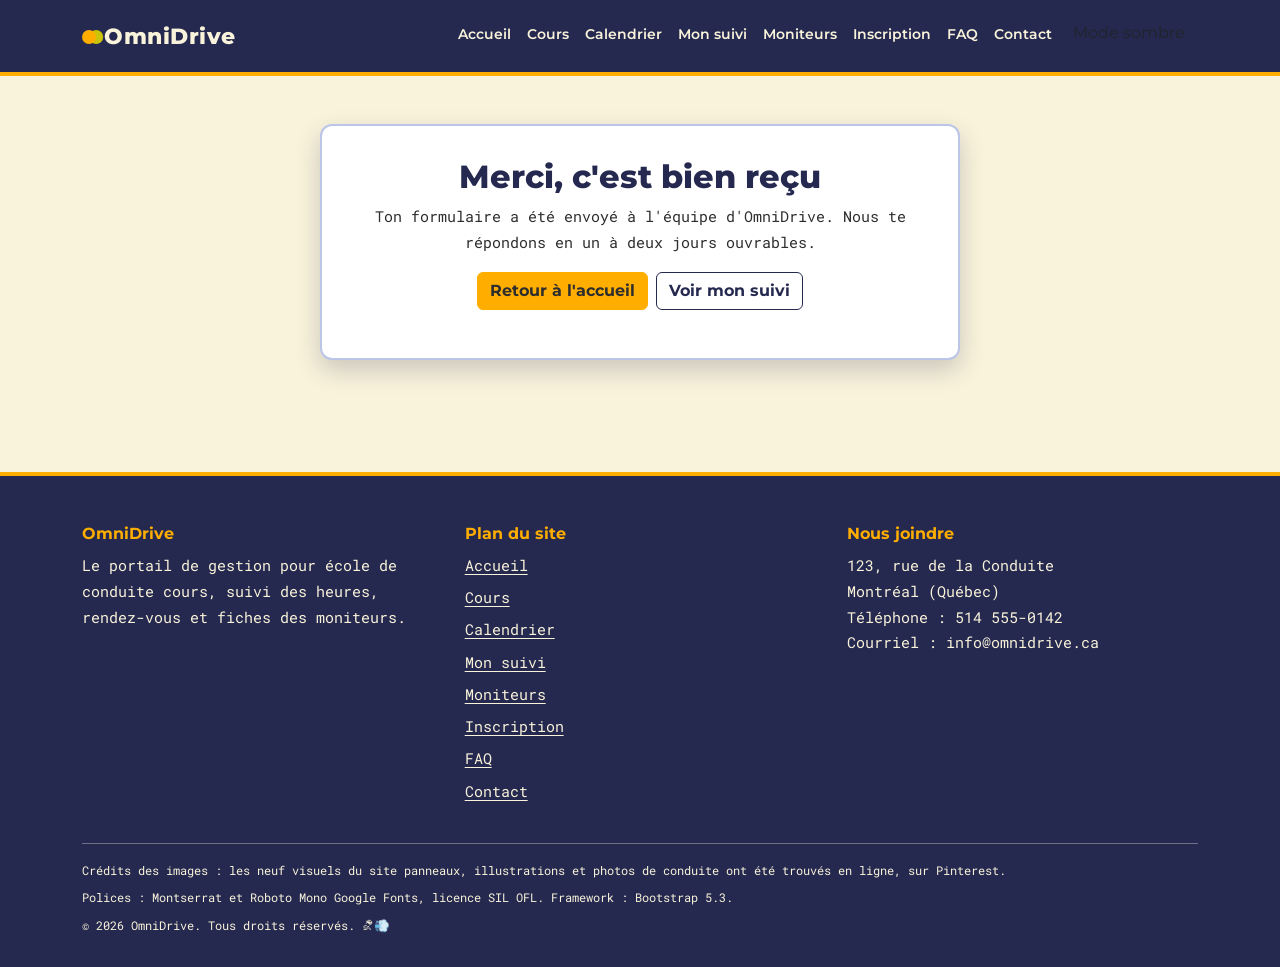
<file: merci.html>
<!DOCTYPE html>
<html lang="fr">
<head>
    <meta charset="UTF-8">
    <meta name="viewport" content="width=device-width, initial-scale=1">
    <title>Merci - OmniDrive</title>
    <meta name="description" content="Confirmation : ton formulaire a bien été envoyé à l'école de conduite OmniDrive.">
    <link rel="icon" href="images/favicon.svg" type="image/svg+xml">
    <link rel="preconnect" href="https://fonts.googleapis.com">
    <link rel="preconnect" href="https://fonts.gstatic.com" crossorigin>
    <link rel="stylesheet" href="https://fonts.googleapis.com/css2?family=Montserrat:wght@600;700;800&amp;family=Roboto+Mono:wght@400;700&amp;display=swap">

    
    <link rel="stylesheet" href="vendor/bootstrap.min.css">
    
    <link rel="stylesheet" href="css/style.css">
    <!-- theme.js  -->
    <script src="js/theme.js"></script>
    <script src="js/script.js" defer></script>
</head>
<body>

<a class="lien-evitement" href="#contenu">Aller au contenu</a>

<header>
    <nav class="navbar navbar-expand-lg navbar-principale" aria-label="Navigation principale">
        <div class="container">
            <a class="navbar-brand" href="index.html"><span class="marque-pastille" aria-hidden="true"></span>OmniDrive</a>
            <button class="navbar-toggler" type="button" data-bs-toggle="collapse"
                    data-bs-target="#menu" aria-controls="menu"
                    aria-expanded="false" aria-label="Ouvrir le menu">
                <span class="navbar-toggler-icon"></span>
            </button>
            <div class="collapse navbar-collapse" id="menu">
                <ul class="navbar-nav ms-auto">
                    <li class="nav-item">
                        <a class="nav-link" href="index.html">Accueil</a>
                    </li>
                    <li class="nav-item">
                        <a class="nav-link" href="cours.html">Cours</a>
                    </li>
                    <li class="nav-item">
                        <a class="nav-link" href="calendrier.html">Calendrier</a>
                    </li>
                    <li class="nav-item">
                        <a class="nav-link" href="suivi.html">Mon suivi</a>
                    </li>
                    <li class="nav-item">
                        <a class="nav-link" href="moniteurs.html">Moniteurs</a>
                    </li>
                    <li class="nav-item">
                        <a class="nav-link" href="inscription.html">Inscription</a>
                    </li>
                    <li class="nav-item">
                        <a class="nav-link" href="faq.html">FAQ</a>
                    </li>
                    <li class="nav-item">
                        <a class="nav-link" href="contact.html">Contact</a>
                    </li>
                    <li class="nav-item">
                        <button type="button" id="bouton-theme" class="btn bouton-theme" aria-label="Activer le mode sombre">Mode sombre</button>
                    </li>
                </ul>
            </div>
        </div>
    </nav>
</header>

<main id="contenu" class="container py-5">

    <div class="page-message">
        <h1>Merci, c'est bien reçu</h1>
        <p class="mx-auto">Ton formulaire a été envoyé à l'équipe d'OmniDrive. Nous te répondons en un à deux jours ouvrables.</p>
        <p class="d-flex flex-wrap justify-content-center gap-2">
            <a class="btn btn-primary" href="index.html">Retour à l'accueil</a>
            <a class="btn btn-contour" href="suivi.html">Voir mon suivi</a>
        </p>
    </div>

</main>

<footer class="pied-de-page">
    <div class="container">
        <div class="pied-colonnes">
            <div>
                <h2>OmniDrive</h2>
                <p>Le portail de gestion pour école de conduite cours, suivi des heures, rendez-vous et fiches des moniteurs.</p>
            </div>
            <div>
                <h2>Plan du site</h2>
                <ul>
                    <li><a href="index.html">Accueil</a></li>
                    <li><a href="cours.html">Cours</a></li>
                    <li><a href="calendrier.html">Calendrier</a></li>
                    <li><a href="suivi.html">Mon suivi</a></li>
                    <li><a href="moniteurs.html">Moniteurs</a></li>
                    <li><a href="inscription.html">Inscription</a></li>
                    <li><a href="faq.html">FAQ</a></li>
                    <li><a href="contact.html">Contact</a></li>
                </ul>
            </div>
            <div>
                <h2>Nous joindre</h2>
                <p>123, rue de la Conduite<br>Montréal (Québec)<br>Téléphone : 514 555-0142<br>Courriel : info@omnidrive.ca</p>
            </div>
        </div>
        <div class="pied-credits">
            <p>Crédits des images : les neuf visuels du site panneaux, illustrations et photos de conduite ont été trouvés en ligne, sur Pinterest. </p>
            <p>Polices : Montserrat et Roboto Mono Google Fonts, licence SIL OFL. Framework : Bootstrap 5.3.</p>
            <p>© 2026 OmniDrive. Tous droits réservés. ⛐💨</p>
        </div>
    </div>
</footer>

<script src="vendor/bootstrap.bundle.min.js"></script>
</body>
</html>
</file>
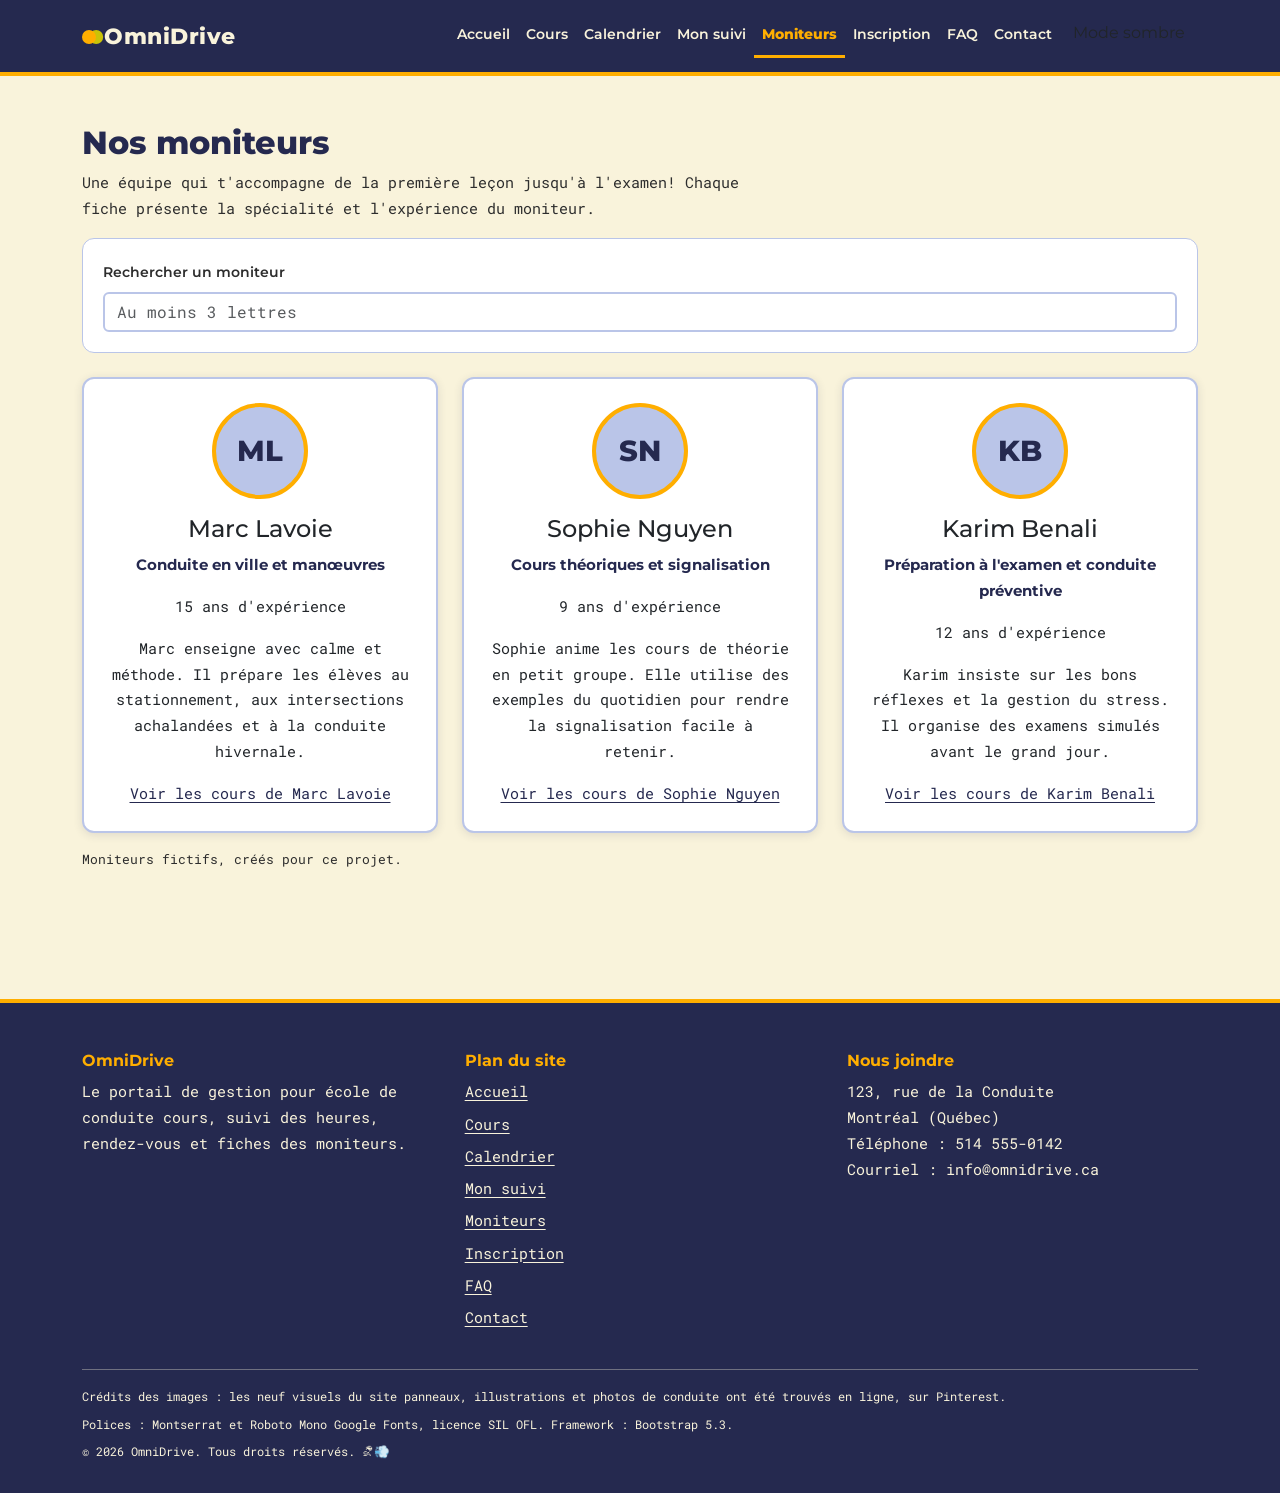
<file: moniteurs.html>
<!DOCTYPE html>
<html lang="fr">
<head>
    <meta charset="UTF-8">
    <meta name="viewport" content="width=device-width, initial-scale=1">
    <title>Moniteurs - OmniDrive</title>
    <meta name="description" content="Les moniteurs d'OmniDrive : spécialité, expérience et présentation de chaque membre de l'équipe.">
    <link rel="icon" href="images/favicon.svg" type="image/svg+xml">
    <link rel="preconnect" href="https://fonts.googleapis.com">
    <link rel="preconnect" href="https://fonts.gstatic.com" crossorigin>
    <link rel="stylesheet" href="https://fonts.googleapis.com/css2?family=Montserrat:wght@600;700;800&amp;family=Roboto+Mono:wght@400;700&amp;display=swap">

    
    <link rel="stylesheet" href="vendor/bootstrap.min.css">
    
    <link rel="stylesheet" href="css/style.css">
    <!--  theme.js-->
    <script src="js/theme.js"></script>
    <script src="js/script.js" defer></script>
</head>
<body>

<a class="lien-evitement" href="#contenu">Aller au contenu</a>

<header>
    <nav class="navbar navbar-expand-lg navbar-principale" aria-label="Navigation principale">
        <div class="container">
            <a class="navbar-brand" href="index.html"><span class="marque-pastille" aria-hidden="true"></span>OmniDrive</a>
            <button class="navbar-toggler" type="button" data-bs-toggle="collapse"
                    data-bs-target="#menu" aria-controls="menu"
                    aria-expanded="false" aria-label="Ouvrir le menu">
                <span class="navbar-toggler-icon"></span>
            </button>
            <div class="collapse navbar-collapse" id="menu">
                <ul class="navbar-nav ms-auto">
                    <li class="nav-item">
                        <a class="nav-link" href="index.html">Accueil</a>
                    </li>
                    <li class="nav-item">
                        <a class="nav-link" href="cours.html">Cours</a>
                    </li>
                    <li class="nav-item">
                        <a class="nav-link" href="calendrier.html">Calendrier</a>
                    </li>
                    <li class="nav-item">
                        <a class="nav-link" href="suivi.html">Mon suivi</a>
                    </li>
                    <li class="nav-item">
                        <a class="nav-link active" aria-current="page" href="moniteurs.html">Moniteurs</a>
                    </li>
                    <li class="nav-item">
                        <a class="nav-link" href="inscription.html">Inscription</a>
                    </li>
                    <li class="nav-item">
                        <a class="nav-link" href="faq.html">FAQ</a>
                    </li>
                    <li class="nav-item">
                        <a class="nav-link" href="contact.html">Contact</a>
                    </li>
                    <li class="nav-item">
                        <button type="button" id="bouton-theme" class="btn bouton-theme" aria-label="Activer le mode sombre">Mode sombre</button>
                    </li>
                </ul>
            </div>
        </div>
    </nav>
</header>

<main id="contenu" class="container py-5">

    <h1>Nos moniteurs</h1>
    <p>Une équipe qui t'accompagne de la première leçon jusqu'à l'examen! Chaque fiche présente la spécialité et l'expérience du moniteur.</p>

    
    <div class="barre-outils">
        <div class="groupe-outil">
            <label for="recherche-moniteur" class="form-label">Rechercher un moniteur</label>
            <input type="search" id="recherche-moniteur" name="recherche-moniteur" class="form-control" placeholder="Au moins 3 lettres" autocomplete="off">
        </div>
    </div>

    <div class="row g-4">
            <div class="col-12 col-md-6 col-lg-4">
                <article class="card carte-moniteur h-100">
                    <div class="monogramme" aria-hidden="true">ML</div>
                    <h2 class="h4">Marc Lavoie</h2>
                    <p class="specialite">Conduite en ville et manœuvres</p>
                    <p>15 ans d'expérience</p>
                    <p>Marc enseigne avec calme et méthode. Il prépare les élèves au stationnement, aux intersections achalandées et à la conduite hivernale.</p>
                    <p class="mt-auto mb-0"><a href="cours.html">Voir les cours de Marc Lavoie</a></p>
                </article>
            </div>
            <div class="col-12 col-md-6 col-lg-4">
                <article class="card carte-moniteur h-100">
                    <div class="monogramme" aria-hidden="true">SN</div>
                    <h2 class="h4">Sophie Nguyen</h2>
                    <p class="specialite">Cours théoriques et signalisation</p>
                    <p>9 ans d'expérience</p>
                    <p>Sophie anime les cours de théorie en petit groupe. Elle utilise des exemples du quotidien pour rendre la signalisation facile à retenir.</p>
                    <p class="mt-auto mb-0"><a href="cours.html">Voir les cours de Sophie Nguyen</a></p>
                </article>
            </div>
            <div class="col-12 col-md-6 col-lg-4">
                <article class="card carte-moniteur h-100">
                    <div class="monogramme" aria-hidden="true">KB</div>
                    <h2 class="h4">Karim Benali</h2>
                    <p class="specialite">Préparation à l'examen et conduite préventive</p>
                    <p>12 ans d'expérience</p>
                    <p>Karim insiste sur les bons réflexes et la gestion du stress. Il organise des examens simulés avant le grand jour.</p>
                    <p class="mt-auto mb-0"><a href="cours.html">Voir les cours de Karim Benali</a></p>
                </article>
            </div>
    </div>
    <p class="note-fictive">Moniteurs fictifs, créés pour ce projet.</p>

</main>

<footer class="pied-de-page">
    <div class="container">
        <div class="pied-colonnes">
            <div>
                <h2>OmniDrive</h2>
                <p>Le portail de gestion pour école de conduite cours, suivi des heures, rendez-vous et fiches des moniteurs.</p>
            </div>
            <div>
                <h2>Plan du site</h2>
                <ul>
                    <li><a href="index.html">Accueil</a></li>
                    <li><a href="cours.html">Cours</a></li>
                    <li><a href="calendrier.html">Calendrier</a></li>
                    <li><a href="suivi.html">Mon suivi</a></li>
                    <li><a href="moniteurs.html">Moniteurs</a></li>
                    <li><a href="inscription.html">Inscription</a></li>
                    <li><a href="faq.html">FAQ</a></li>
                    <li><a href="contact.html">Contact</a></li>
                </ul>
            </div>
            <div>
                <h2>Nous joindre</h2>
                <p>123, rue de la Conduite<br>Montréal (Québec)<br>Téléphone : 514 555-0142<br>Courriel : info@omnidrive.ca</p>
            </div>
        </div>
        <div class="pied-credits">
            <p>Crédits des images : les neuf visuels du site panneaux, illustrations et photos de conduite ont été trouvés en ligne, sur Pinterest. </p>
            <p>Polices : Montserrat et Roboto Mono Google Fonts, licence SIL OFL. Framework : Bootstrap 5.3.</p>
            <p>© 2026 OmniDrive. Tous droits réservés. ⛐💨</p>
        </div>
    </div>
</footer>

<script src="vendor/bootstrap.bundle.min.js"></script>
</body>
</html>
</file>
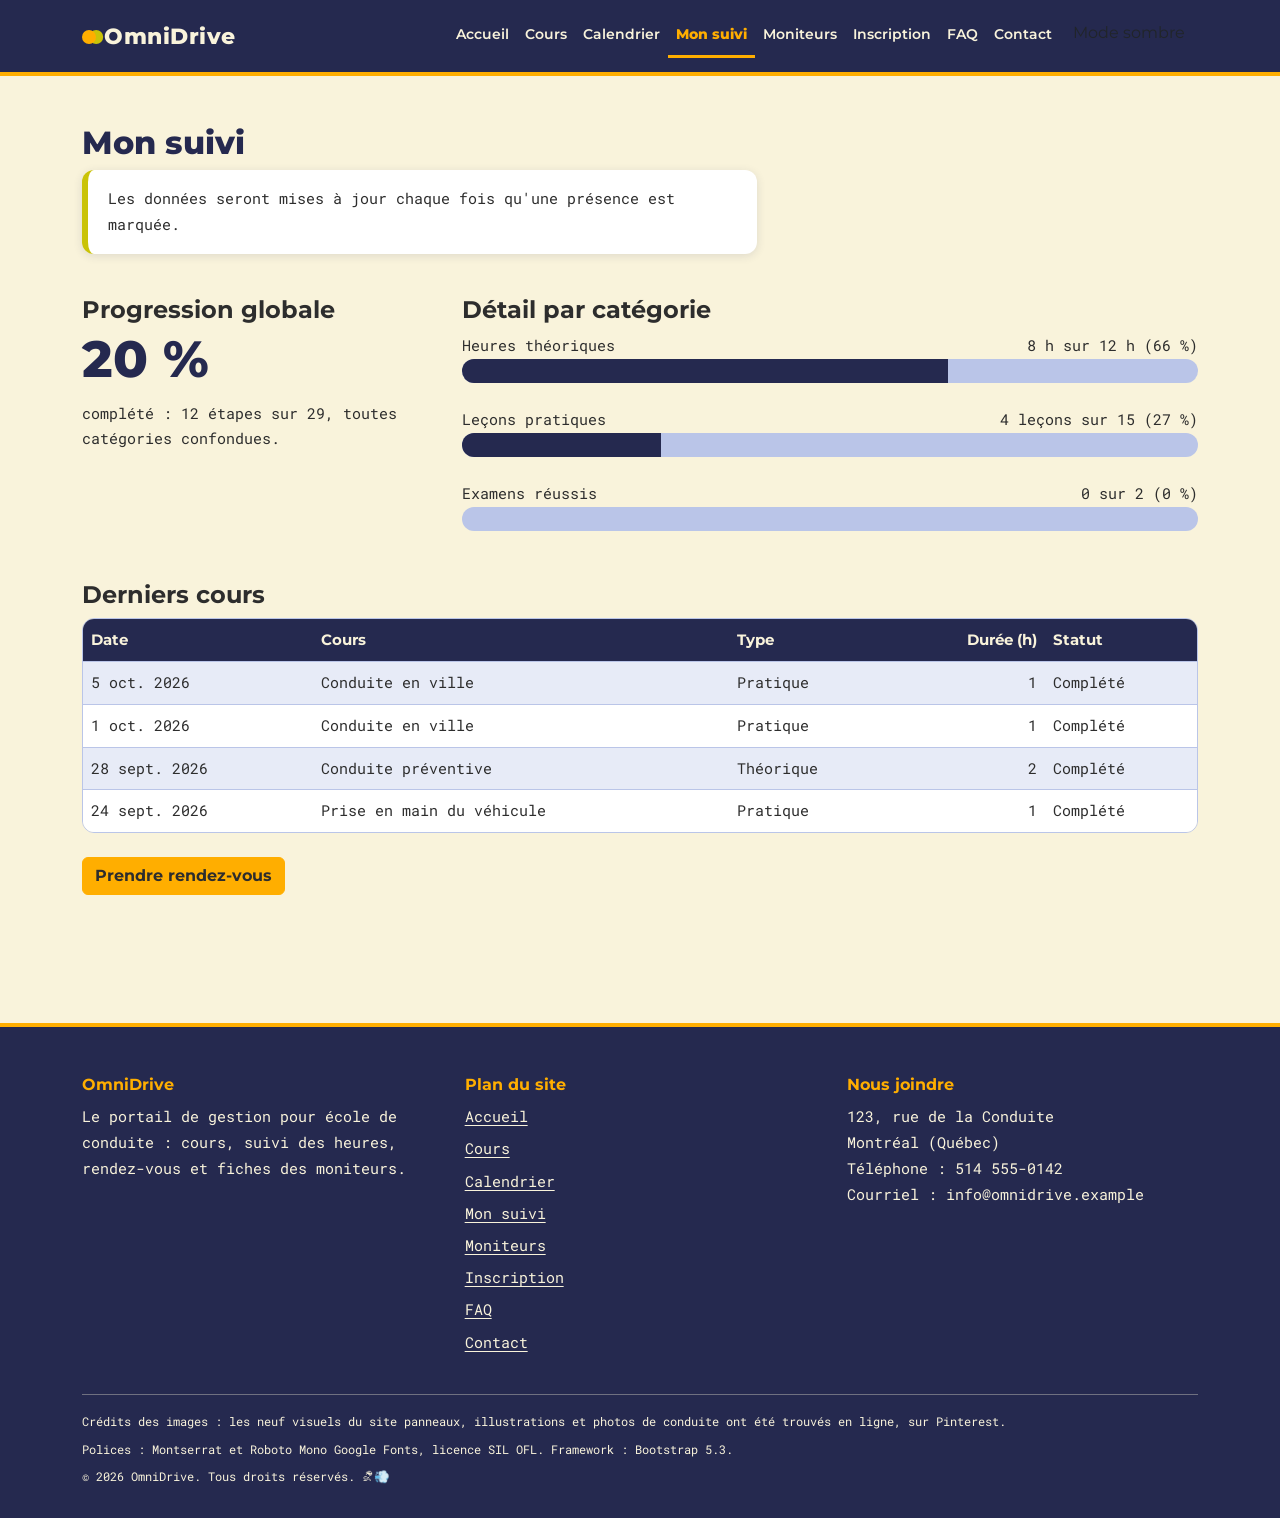
<file: suivi.html>
<!DOCTYPE html>
<html lang="fr">
<head>
    <meta charset="UTF-8">
    <meta name="viewport" content="width=device-width, initial-scale=1">
    <title>Mon suivi - OmniDrive</title>
    <meta name="description" content="Le suivi de progression de l'élève : heures théoriques, leçons pratiques, examens et derniers cours.">
    <link rel="icon" href="images/favicon.svg" type="image/svg+xml">
    <link rel="preconnect" href="https://fonts.googleapis.com">
    <link rel="preconnect" href="https://fonts.gstatic.com" crossorigin>
    <link rel="stylesheet" href="https://fonts.googleapis.com/css2?family=Montserrat:wght@600;700;800&amp;family=Roboto+Mono:wght@400;700&amp;display=swap">

    
    <link rel="stylesheet" href="vendor/bootstrap.min.css">
    
    <link rel="stylesheet" href="css/style.css">
    <!-- theme.js -->
    <script src="js/theme.js"></script>
    <script src="js/script.js" defer></script>
</head>
<body>

<a class="lien-evitement" href="#contenu">Aller au contenu</a>

<header>
    <nav class="navbar navbar-expand-lg navbar-principale" aria-label="Navigation principale">
        <div class="container">
            <a class="navbar-brand" href="index.html"><span class="marque-pastille" aria-hidden="true"></span>OmniDrive</a>
            <button class="navbar-toggler" type="button" data-bs-toggle="collapse"
                    data-bs-target="#menu" aria-controls="menu"
                    aria-expanded="false" aria-label="Ouvrir le menu">
                <span class="navbar-toggler-icon"></span>
            </button>
            <div class="collapse navbar-collapse" id="menu">
                <ul class="navbar-nav ms-auto">
                    <li class="nav-item">
                        <a class="nav-link" href="index.html">Accueil</a>
                    </li>
                    <li class="nav-item">
                        <a class="nav-link" href="cours.html">Cours</a>
                    </li>
                    <li class="nav-item">
                        <a class="nav-link" href="calendrier.html">Calendrier</a>
                    </li>
                    <li class="nav-item">
                        <a class="nav-link active" aria-current="page" href="suivi.html">Mon suivi</a>
                    </li>
                    <li class="nav-item">
                        <a class="nav-link" href="moniteurs.html">Moniteurs</a>
                    </li>
                    <li class="nav-item">
                        <a class="nav-link" href="inscription.html">Inscription</a>
                    </li>
                    <li class="nav-item">
                        <a class="nav-link" href="faq.html">FAQ</a>
                    </li>
                    <li class="nav-item">
                        <a class="nav-link" href="contact.html">Contact</a>
                    </li>
                    <li class="nav-item">
                        <button type="button" id="bouton-theme" class="btn bouton-theme" aria-label="Activer le mode sombre">Mode sombre</button>
                    </li>
                </ul>
            </div>
        </div>
    </nav>
</header>

<main id="contenu" class="container py-5">

    <h1>Mon suivi</h1>
    <p class="encart-info">Les données seront mises à jour chaque fois qu'une présence est marquée.</p>

    <div class="row g-4 mt-1">
        <section class="col-12 col-lg-4" aria-labelledby="titre-global">
            <h2 id="titre-global">Progression globale</h2>
            <p class="pourcentage-global">20 %</p>
            <p>complété : 12 étapes sur 29, toutes catégories confondues.</p>
        </section>

        <section class="col-12 col-lg-8" aria-labelledby="titre-detail">
            <h2 id="titre-detail">Détail par catégorie</h2>

            <div class="mb-4">
                <div class="d-flex justify-content-between">
                    <span id="lbl-theorie">Heures théoriques</span>
                    <span>8 h sur 12 h (66 %)</span>
                </div>
                <div class="progress" role="progressbar" aria-labelledby="lbl-theorie" aria-valuenow="66" aria-valuemin="0" aria-valuemax="100">
                    <div class="progress-bar barre-theorie"></div>
                </div>
            </div>

            <div class="mb-4">
                <div class="d-flex justify-content-between">
                    <span id="lbl-pratique">Leçons pratiques</span>
                    <span>4 leçons sur 15 (27 %)</span>
                </div>
                <div class="progress" role="progressbar" aria-labelledby="lbl-pratique" aria-valuenow="27" aria-valuemin="0" aria-valuemax="100">
                    <div class="progress-bar barre-pratique"></div>
                </div>
            </div>

            <div class="mb-4">
                <div class="d-flex justify-content-between">
                    <span id="lbl-examens">Examens réussis</span>
                    <span>0 sur 2 (0 %)</span>
                </div>
                <div class="progress" role="progressbar" aria-labelledby="lbl-examens" aria-valuenow="0" aria-valuemin="0" aria-valuemax="100">
                    <div class="progress-bar barre-examens"></div>
                </div>
            </div>
            <!-- F-04 les barres des données de localeStorage. -->
        </section>
    </div>

    <section class="mt-4" aria-labelledby="titre-derniers">
        <h2 id="titre-derniers">Derniers cours</h2>
        <div class="table-responsive zone-tableau">
            <table class="table table-striped table-hover tableau-suivi mb-0">
                <caption class="visually-hidden">Les quatre derniers cours suivis</caption>
                <thead>
                    <tr>
                        <th scope="col">Date</th>
                        <th scope="col">Cours</th>
                        <th scope="col">Type</th>
                        <th scope="col" class="nombre">Durée (h)</th>
                        <th scope="col">Statut</th>
                    </tr>
                </thead>
                <tbody>
                    <tr>
                        <td><time datetime="2026-10-05">5 oct. 2026</time></td>
                        <td>Conduite en ville</td>
                        <td>Pratique</td>
                        <td class="nombre">1</td>
                        <td>Complété</td>
                    </tr>
                    <tr>
                        <td><time datetime="2026-10-01">1 oct. 2026</time></td>
                        <td>Conduite en ville</td>
                        <td>Pratique</td>
                        <td class="nombre">1</td>
                        <td>Complété</td>
                    </tr>
                    <tr>
                        <td><time datetime="2026-09-28">28 sept. 2026</time></td>
                        <td>Conduite préventive</td>
                        <td>Théorique</td>
                        <td class="nombre">2</td>
                        <td>Complété</td>
                    </tr>
                    <tr>
                        <td><time datetime="2026-09-24">24 sept. 2026</time></td>
                        <td>Prise en main du véhicule</td>
                        <td>Pratique</td>
                        <td class="nombre">1</td>
                        <td>Complété</td>
                    </tr>
                </tbody>
            </table>
        </div>
        <p class="mt-4"><a class="btn btn-primary" href="calendrier.html">Prendre rendez-vous</a></p>
    </section>

</main>

<footer class="pied-de-page">
    <div class="container">
        <div class="pied-colonnes">
            <div>
                <h2>OmniDrive</h2>
                <p>Le portail de gestion pour école de conduite : cours, suivi des heures, rendez-vous et fiches des moniteurs.</p>
            </div>
            <div>
                <h2>Plan du site</h2>
                <ul>
                    <li><a href="index.html">Accueil</a></li>
                    <li><a href="cours.html">Cours</a></li>
                    <li><a href="calendrier.html">Calendrier</a></li>
                    <li><a href="suivi.html">Mon suivi</a></li>
                    <li><a href="moniteurs.html">Moniteurs</a></li>
                    <li><a href="inscription.html">Inscription</a></li>
                    <li><a href="faq.html">FAQ</a></li>
                    <li><a href="contact.html">Contact</a></li>
                </ul>
            </div>
            <div>
                <h2>Nous joindre</h2>
                <p>123, rue de la Conduite<br>Montréal (Québec)<br>Téléphone : 514 555-0142<br>Courriel : info@omnidrive.example</p>
            </div>
        </div>
        <div class="pied-credits">
            <p>Crédits des images : les neuf visuels du site panneaux, illustrations et photos de conduite ont été trouvés en ligne, sur Pinterest. </p>
            <p>Polices : Montserrat et Roboto Mono Google Fonts, licence SIL OFL. Framework : Bootstrap 5.3.</p>
            <p>© 2026 OmniDrive. Tous droits réservés. ⛐💨</p>
        </div>
    </div>
</footer>

<script src="vendor/bootstrap.bundle.min.js"></script>
</body>
</html>
</file>
<file: css/style.css>
/* ====================
   1. VARIABLES ET BASE */


:root {
    /* Palette de la charte */
    --couleur-ambre: #ffae00;
    --couleur-ambre-fonce: #e09a00;
    --couleur-olive: #cac307;
    --couleur-lavande: #bac5e8;
    --couleur-creme: #f9f3db;
    --couleur-nuit: #25294f;
    --couleur-erreur: #b3261e;

    
    --fond: var(--couleur-creme);
    --surface: #ffffff;
    --texte: #2d2d2d;
    --texte-doux: #4d4a40;
    --lien: var(--couleur-nuit);
    --bordure: var(--couleur-lavande);
    --bandeau: var(--couleur-lavande);
    --bandeau-texte: var(--couleur-nuit);
    --entete-fond: var(--couleur-nuit);
    --entete-texte: var(--couleur-creme);
    --focus: var(--couleur-nuit);

    /* Polices de la charte */
    --police-titres: "Montserrat", "Segoe UI", Arial, sans-serif;
    --police-texte: "Roboto Mono", "Consolas", "Courier New", monospace;

    
    --rayon: 0.75rem;
    --ombre: 0 2px 10px rgba(37, 41, 79, 0.12);
    --ombre-forte: 0 10px 24px rgba(37, 41, 79, 0.22);
    color-scheme: light dark;
}

/* [T2]  une police pour les titres, une pour le texte */
body {
    font-family: var(--police-texte);
    font-size: 0.95rem;
    line-height: 1.7;
    color: var(--texte);
    background-color: var(--fond);
}

h1, h2, h3, h4,
.navbar-brand,
.nav-link,
.btn {
    font-family: var(--police-titres);
}

h1 {
    font-size: 2rem;
    font-weight: 800;
    line-height: 1.2;
    color: var(--lien);
}

h2 {
    font-size: 1.5rem;
    font-weight: 700;
    line-height: 1.3;
}

h3 {
    font-size: 1.15rem;
    font-weight: 700;
    line-height: 1.35;
}

p, li {
    max-width: 75ch;
}

.texte-doux {
    color: var(--texte-doux);
}

a {
    color: var(--lien);
    text-underline-offset: 0.2em;
}

a:hover {
    color: var(--lien);
    text-decoration-thickness: 2px;
}

.titre-section {
    margin-bottom: 1.5rem;
}

.section-bandeau {
    background-color: var(--bandeau);
    color: var(--bandeau-texte);
}

.section-bandeau h2,
.section-bandeau h3 {
    color: var(--bandeau-texte);
}


/* =========================
   2. ACCESSIBILITE ET FOCUS*/


:focus-visible {
    outline: 3px solid var(--focus);
    outline-offset: 3px;
}

.lien-evitement {
    position: absolute;
    left: 1rem;
    top: -4rem;
    z-index: 2000;
    padding: 0.5rem 1rem;
    background-color: var(--couleur-ambre);
    color: #2d2d2d;
    font-family: var(--police-titres);
    font-weight: 700;
    border-radius: 0 0 var(--rayon) var(--rayon);
}

.lien-evitement:focus-visible {
    top: 0;
}


/* ========================
   3. EN-TETE ET NAVIGATION */


.navbar-principale {
    --bs-navbar-padding-y: 0.75rem;
    --bs-navbar-color: var(--entete-texte);
    --bs-navbar-hover-color: var(--couleur-ambre);
    --bs-navbar-active-color: var(--couleur-ambre);
    --bs-navbar-brand-color: var(--entete-texte);
    --bs-navbar-brand-hover-color: var(--couleur-ambre);
    --bs-navbar-toggler-border-color: var(--couleur-creme);
    background-color: var(--entete-fond);
    border-bottom: 4px solid var(--couleur-ambre);
}

.navbar-principale .navbar-brand {
    font-weight: 800;
    font-size: 1.4rem;
    letter-spacing: 0.02em;
}

.navbar-principale .navbar-toggler-icon {
    filter: invert(1);
}

.marque-pastille {
    display: inline-block;
    width: 0.9rem;
    height: 0.9rem;
    margin-right: 0.5rem;
    border-radius: 50%;
    background-color: var(--couleur-ambre);
    box-shadow: 0.45rem 0 0 var(--couleur-olive);
}

.navbar-principale .nav-link {
    font-size: 0.9rem;
    font-weight: 600;
    padding: 0.5rem 0.75rem;
    border-bottom: 3px solid transparent;
    transition: color 0.2s ease, border-color 0.2s ease;
}

.navbar-principale .nav-link:hover,
.navbar-principale .nav-link:focus-visible {
    border-bottom-color: var(--couleur-lavande);
}

.navbar-principale .nav-link.active {
    border-bottom-color: var(--couleur-ambre);
    font-weight: 800;
}

.navbar-principale :focus-visible {
    outline-color: var(--couleur-ambre);
}


/* ==========
   4. BOUTONS */

/* [T9] les boutons primaires : variables du
   composant .btn-primary  avec les couleurs de la charte. */
.btn-primary {
    --bs-btn-color: #2d2d2d;
    --bs-btn-bg: var(--couleur-ambre);
    --bs-btn-border-color: var(--couleur-ambre);
    --bs-btn-hover-color: #2d2d2d;
    --bs-btn-hover-bg: var(--couleur-ambre-fonce);
    --bs-btn-hover-border-color: var(--couleur-ambre-fonce);
    --bs-btn-active-color: #2d2d2d;
    --bs-btn-active-bg: var(--couleur-ambre-fonce);
    --bs-btn-active-border-color: var(--couleur-ambre-fonce);
    --bs-btn-disabled-color: #2d2d2d;
    --bs-btn-disabled-bg: var(--couleur-ambre);
    --bs-btn-disabled-border-color: var(--couleur-ambre);
    --bs-btn-focus-shadow-rgb: 255, 174, 0;
    font-weight: 700;
}

.btn-contour {
    --bs-btn-color: var(--lien);
    --bs-btn-bg: transparent;
    --bs-btn-border-color: var(--lien);
    --bs-btn-hover-color: var(--fond);
    --bs-btn-hover-bg: var(--lien);
    --bs-btn-hover-border-color: var(--lien);
    --bs-btn-active-color: var(--fond);
    --bs-btn-active-bg: var(--lien);
    --bs-btn-active-border-color: var(--lien);
    --bs-btn-focus-shadow-rgb: 37, 41, 79;
    font-weight: 700;
}

/* [T8] ETATS ET TRANSITIONS  */
.btn {
    transition: transform 0.2s ease, box-shadow 0.2s ease,
                background-color 0.2s ease, color 0.2s ease;
}

.btn:hover,
.btn:focus-visible {
    transform: translateY(-2px);
    box-shadow: var(--ombre);
}


/* ====================================
   5. ACCUEIL : BANDEAU ET STATISTIQUES */

.bandeau-accueil {
    padding-top: 3rem;
    padding-bottom: 3rem;
}

.bandeau-accueil .accroche {
    font-size: 1.05rem;
}

.carrousel-accueil {
    border: 3px solid var(--couleur-ambre);
    border-radius: var(--rayon);
    overflow: hidden;
    background-color: #ffffff;
    box-shadow: var(--ombre-forte);
}

.carrousel-accueil .carousel-item img {
    height: 20rem;
    object-fit: contain;
}

.statistiques {
    display: grid;
    grid-template-columns: repeat(3, 1fr);
    gap: 1.5rem;
    margin: 0;
    padding: 0;
    list-style: none;
}

.statistiques li {
    padding: 1.5rem;
    text-align: center;
    background-color: var(--surface);
    color: var(--texte);
    border-radius: var(--rayon);
    border-top: 6px solid var(--couleur-ambre);
    box-shadow: var(--ombre);
}

.statistique-valeur {
    display: block;
    font-family: var(--police-titres);
    font-size: 2.4rem;
    font-weight: 800;
    line-height: 1.1;
    color: var(--lien);
}

.note-fictive {
    margin-top: 1rem;
    font-size: 0.8rem;
}

.etapes-accueil {
    padding-left: 1.25rem;
}

.etapes-accueil li {
    margin-bottom: 0.75rem;
}


/* ============
   CATALOGUE  OUTILS ET CARTES
    */

/* [T5] FLEXBOX ecrit par moi la barre d'outils du catalogue
   recherche, tri, filtres */
.barre-outils {
    display: flex;
    flex-wrap: wrap;
    justify-content: space-between;
    align-items: flex-end;
    gap: 1rem;
    padding: 1.25rem;
    margin-bottom: 1.5rem;
    background-color: var(--surface);
    border: 1px solid var(--bordure);
    border-radius: var(--rayon);
}

.barre-outils .groupe-outil {
    flex: 1 1 14rem;
}

.groupe-filtres {
    display: flex;
    flex-wrap: wrap;
    gap: 0.5rem;
}

.compteur-cours {
    font-family: var(--police-titres);
    font-weight: 700;
    margin-bottom: 1rem;
}

/* [T4] MODELE DE BOITE  la carte de cours */
.carte-cours {
    --bs-card-bg: var(--surface);
    --bs-card-color: var(--texte);
    --bs-card-border-color: var(--bordure);
    --bs-card-border-radius: var(--rayon);
    --bs-card-inner-border-radius: calc(var(--rayon) - 1px);
    padding: 0.5rem;
    border-width: 2px;
    box-shadow: var(--ombre);
}

.carte-cours .card-img-top {
    height: 11rem;
    object-fit: cover;
    border-radius: calc(var(--rayon) - 0.25rem);
}

.carte-cours .card-body {
    padding: 1rem 0.5rem 0.5rem;
}

.carte-cours .card-title {
    margin-bottom: 0.75rem;
}

.carte-cours .infos-cours {
    margin: 0 0 1rem;
    padding: 0;
    list-style: none;
    font-size: 0.85rem;
}

.carte-cours .infos-cours li {
    margin-bottom: 0.25rem;
}

/* [T8] ETATS ET TRANSITIONS */
.carte-cours {
    transition: transform 0.2s ease, box-shadow 0.2s ease,
                border-color 0.2s ease;
}

.carte-cours:hover,
.carte-cours:focus-within {
    transform: translateY(-4px);
    border-color: var(--couleur-ambre);
    box-shadow: var(--ombre-forte);
}

.img-illustration {
    object-fit: contain;
    background-color: #ffffff;
}

.img-haut {
    object-position: center top;
}

.fiche-a-venir {
    font-size: 0.85rem;
    font-style: italic;
    color: var(--texte-doux);
}


.badge-type {
    padding: 0.4rem 0.7rem;
    font-family: var(--police-titres);
    font-size: 0.75rem;
    font-weight: 700;
    color: #2d2d2d;
}

.badge-theorique {
    background-color: var(--couleur-lavande);
    color: var(--couleur-nuit);
}

.badge-pratique {
    background-color: var(--couleur-ambre);
}

.badge-examen {
    background-color: var(--couleur-olive);
}


/* ==================
   7. FICHES DE COURS */

/* [T9]  le fil d'Ariane */
.breadcrumb {
    --bs-breadcrumb-divider-color: var(--texte-doux);
    --bs-breadcrumb-item-active-color: var(--texte);
    --bs-breadcrumb-font-size: 0.85rem;
    font-family: var(--police-titres);
}

.fiche-image {
    width: 100%;
    border: 3px solid var(--couleur-ambre);
    border-radius: var(--rayon);
    box-shadow: var(--ombre);
}

.fiche-resume {
    margin: 0 0 1.5rem;
    padding: 1.25rem 1.5rem;
    background-color: var(--surface);
    border-left: 6px solid var(--couleur-ambre);
    border-radius: var(--rayon);
    box-shadow: var(--ombre);
}

.fiche-resume dt {
    font-family: var(--police-titres);
    font-size: 0.8rem;
    text-transform: uppercase;
    letter-spacing: 0.04em;
    color: var(--texte-doux);
}

.fiche-resume dd {
    margin-bottom: 0.75rem;
    font-weight: 700;
}

.fiche-resume dd:last-child {
    margin-bottom: 0;
}


/* =============
   8. CALENDRIER
 */

.legende-calendrier {
    display: flex;
    flex-wrap: wrap;
    align-items: center;
    gap: 0.75rem;
    margin: 0 0 1rem;
    padding: 0;
    list-style: none;
}

.zone-tableau {
    border: 1px solid var(--bordure);
    border-radius: var(--rayon);
    background-color: var(--surface);
}

/* [T10] TABLEAU STYLE -  */
.tableau-calendrier {
    --bs-table-bg: transparent;
    --bs-table-color: var(--texte);
    --bs-table-border-color: var(--bordure);
    margin-bottom: 0;
    font-size: 0.8rem;
    text-align: center;
}

.tableau-calendrier caption {
    padding: 0.75rem 1rem;
    font-family: var(--police-titres);
    font-weight: 700;
    color: var(--lien);
    caption-side: top;
    text-align: left;
}

.tableau-calendrier thead th {
    background-color: var(--couleur-nuit);
    color: var(--couleur-creme);
    font-family: var(--police-titres);
    white-space: nowrap;
}

/* [T3] SELECTEUR STRUCTUREL */
.tableau-calendrier tbody tr:nth-child(even) {
    background-color: rgba(186, 197, 232, 0.35);
}

.tableau-calendrier tbody th {
    text-align: right;
    white-space: nowrap;
    font-family: var(--police-titres);
}

.tableau-calendrier td {
    min-width: 7.5rem;
    vertical-align: middle;
}

.tableau-calendrier .btn {
    --bs-btn-padding-y: 0.2rem;
    --bs-btn-padding-x: 0.6rem;
    --bs-btn-font-size: 0.75rem;
}

.creneau-pris {
    display: block;
    font-size: 0.75rem;
    line-height: 1.3;
}

.formulaire-rdv {
    padding: 1.5rem;
    background-color: var(--surface);
    border: 1px solid var(--bordure);
    border-radius: var(--rayon);
    box-shadow: var(--ombre);
}


/* ========
   9. SUIVI */

.pourcentage-global {
    font-family: var(--police-titres);
    font-size: 3.2rem;
    font-weight: 800;
    line-height: 1;
    color: var(--lien);
}

/* [T9] barres de progression. La largeur.. */
.progress {
    --bs-progress-height: 1.5rem;
    --bs-progress-bg: var(--couleur-lavande);
    --bs-progress-bar-bg: var(--couleur-nuit);
    --bs-progress-bar-color: var(--couleur-creme);
    --bs-progress-border-radius: 2rem;
}

.barre-theorie { width: 66%; }
.barre-pratique { width: 27%; }
.barre-examens { width: 0; }

.encart-info {
    padding: 1rem 1.25rem;
    background-color: var(--surface);
    border-left: 6px solid var(--couleur-olive);
    border-radius: var(--rayon);
    box-shadow: var(--ombre);
}

.tableau-suivi {
    --bs-table-bg: var(--surface);
    --bs-table-color: var(--texte);
    --bs-table-border-color: var(--bordure);
    --bs-table-striped-bg: rgba(186, 197, 232, 0.35);
    --bs-table-striped-color: var(--texte);
    --bs-table-hover-bg: rgba(255, 174, 0, 0.25);
    --bs-table-hover-color: var(--texte);
}

.tableau-suivi thead th {
    background-color: var(--couleur-nuit);
    color: var(--couleur-creme);
    font-family: var(--police-titres);
}

/* [T10] Les nombres sont alignes a droite */
.tableau-suivi .nombre {
    text-align: right;
    font-variant-numeric: tabular-nums;
}


/* =============
   10. MONITEURS */

.carte-moniteur {
    --bs-card-bg: var(--surface);
    --bs-card-color: var(--texte);
    --bs-card-border-color: var(--bordure);
    --bs-card-border-radius: var(--rayon);
    padding: 1.5rem;
    text-align: center;
    border-width: 2px;
    box-shadow: var(--ombre);
    transition: transform 0.2s ease, box-shadow 0.2s ease, border-color 0.2s ease;
}

.carte-moniteur:hover,
.carte-moniteur:focus-within {
    transform: translateY(-4px);
    border-color: var(--couleur-ambre);
    box-shadow: var(--ombre-forte);
}

.monogramme {
    display: flex;
    justify-content: center;
    align-items: center;
    width: 6rem;
    height: 6rem;
    margin: 0 auto 1rem;
    font-family: var(--police-titres);
    font-size: 1.8rem;
    font-weight: 800;
    color: var(--couleur-nuit);
    background-color: var(--couleur-lavande);
    border: 4px solid var(--couleur-ambre);
    border-radius: 50%;
}

.carte-moniteur .specialite {
    font-family: var(--police-titres);
    font-weight: 700;
    color: var(--lien);
}


/* ================
   11. FORMULAIRES */


.etapes {
    display: flex;
    flex-wrap: wrap;
    justify-content: space-between;
    gap: 1rem;
    margin: 0 0 1.5rem;
    padding: 0;
    list-style: none;
    counter-reset: etape;
}

/* [T3] SELECTEUR  */
.etapes li:first-child {
    font-weight: 700;
}

.etapes li {
    flex: 1 1 10rem;
    padding: 0.6rem 1rem;
    font-family: var(--police-titres);
    font-size: 0.85rem;
    background-color: var(--surface);
    border: 2px solid var(--bordure);
    border-radius: var(--rayon);
    counter-increment: etape;
}

.etapes li::before {
    content: "\00c9tape " counter(etape) " : ";
    font-weight: 700;
}

.formulaire-carte {
    padding: 1.5rem;
    background-color: var(--surface);
    border: 1px solid var(--bordure);
    border-radius: var(--rayon);
    box-shadow: var(--ombre);
}

.formulaire-carte legend {
    font-family: var(--police-titres);
    font-size: 1.05rem;
    font-weight: 700;
    color: var(--lien);
}

.obligatoire {
    font-size: 0.8rem;
    color: var(--texte-doux);
}

/* [T10] FORMULAIRE   */
.form-control,
.form-select {
    --bs-body-bg: var(--surface);
    --bs-body-color: var(--texte);
    background-color: var(--surface);
    color: var(--texte);
    border: 2px solid var(--bordure);
    transition: border-color 0.2s ease, box-shadow 0.2s ease;
}

.form-control:focus,
.form-select:focus {
    background-color: var(--surface);
    color: var(--texte);
    border-color: var(--couleur-nuit);
    box-shadow: 0 0 0 0.25rem rgba(255, 174, 0, 0.55);
}

.form-label,
.form-check-label {
    font-family: var(--police-titres);
    font-size: 0.85rem;
    font-weight: 600;
}

.form-check-input:checked {
    background-color: var(--couleur-nuit);
    border-color: var(--couleur-nuit);
}

.form-check-input:focus {
    border-color: var(--couleur-nuit);
    box-shadow: 0 0 0 0.25rem rgba(255, 174, 0, 0.55);
}

/* Champ invalide apres une tentative d'envoi : bordure ET icone textuelle
   fournie par le navigateur, pas seulement la couleur */
.form-control:user-invalid,
.form-select:user-invalid {
    border-color: var(--couleur-erreur);
}

.coordonnees {
    margin: 0;
}

.coordonnees dt {
    font-family: var(--police-titres);
    font-size: 0.8rem;
    text-transform: uppercase;
    letter-spacing: 0.04em;
    color: var(--texte-doux);
}

.coordonnees dd {
    margin-bottom: 0.75rem;
}

.carte-ratio {
    border: 3px solid var(--couleur-ambre);
    border-radius: var(--rayon);
    overflow: hidden;
    box-shadow: var(--ombre);
}


/* ========
   12. FAQ 
    */

/* [T9] PERSONNALISER BOOTSTRAP  */
.accordion {
    --bs-accordion-bg: var(--surface);
    --bs-accordion-color: var(--texte);
    --bs-accordion-border-color: var(--bordure);
    --bs-accordion-border-radius: var(--rayon);
    --bs-accordion-inner-border-radius: calc(var(--rayon) - 1px);
    --bs-accordion-btn-color: var(--texte);
    --bs-accordion-btn-bg: var(--surface);
    --bs-accordion-active-color: var(--couleur-nuit);
    --bs-accordion-active-bg: var(--couleur-ambre);
    --bs-accordion-btn-focus-box-shadow: 0 0 0 0.25rem rgba(255, 174, 0, 0.55);
}

.accordion-button {
    font-family: var(--police-titres);
    font-size: 1rem;
    font-weight: 700;
    transition: background-color 0.2s ease;
}

.accordion-button:hover {
    background-color: rgba(255, 174, 0, 0.3);
}

.accordion-button:not(.collapsed):hover {
    background-color: var(--couleur-ambre);
}


/* 
   13. PIED DE PAGE */

.pied-de-page {
    margin-top: 4rem;
    padding: 3rem 0 1.5rem;
    background-color: var(--entete-fond);
    color: var(--entete-texte);
    border-top: 4px solid var(--couleur-ambre);
}

.pied-de-page h2 {
    font-size: 1rem;
    color: var(--couleur-ambre);
}

/* [T3] liens du pied de page */
.pied-de-page a {
    color: var(--entete-texte);
    text-decoration: underline;
    transition: color 0.2s ease;
}

.pied-de-page a:hover,
.pied-de-page a:focus-visible {
    color: var(--couleur-ambre);
}

.pied-de-page :focus-visible {
    outline-color: var(--couleur-ambre);
}

/* [T6] GRID  */
.pied-colonnes {
    display: grid;
    grid-template-columns: repeat(3, 1fr);
    gap: 2rem;
}

.pied-colonnes ul {
    margin: 0;
    padding: 0;
    list-style: none;
}

.pied-colonnes li {
    margin-bottom: 0.4rem;
}

.pied-credits {
    margin-top: 2rem;
    padding-top: 1rem;
    font-size: 0.78rem;
    border-top: 1px solid rgba(249, 243, 219, 0.35);
}

.pied-credits p {
    max-width: none;
    margin-bottom: 0.4rem;
}


/* ===================================
   14. PAGES PARTICULIERES (404, MERCI)
   =================================== */

.page-message {
    max-width: 40rem;
    margin: 0 auto;
    padding: 2rem;
    text-align: center;
    background-color: var(--surface);
    border: 2px solid var(--bordure);
    border-radius: var(--rayon);
    box-shadow: var(--ombre-forte);
}

.page-message img {
    max-height: 14rem;
    width: auto;
    margin-bottom: 1rem;
}

.code-404 {
    font-family: var(--police-titres);
    font-size: 4rem;
    font-weight: 800;
    line-height: 1;
    color: var(--lien);
}


/* ==============
   15. RESPONSIVE
    */

@media (max-width: 767px) {
    .pied-colonnes {
        grid-template-columns: 1fr;
    }

    .statistiques {
        grid-template-columns: 1fr;
    }

    .barre-outils {
        flex-direction: column;
        align-items: stretch;
    }

    .carrousel-accueil .carousel-item img {
        height: 14rem;
    }

    h1 {
        font-size: 1.6rem;
    }

    .pourcentage-global {
        font-size: 2.6rem;
    }

    .btn {
        --bs-btn-padding-y: 0.65rem;
    }
}

@media (min-width: 768px) and (max-width: 991px) {
    .statistiques {
        grid-template-columns: repeat(3, 1fr);
        gap: 1rem;
    }

    .statistique-valeur {
        font-size: 1.8rem;
    }
}

@media print {
    header,
    .lien-evitement,
    .barre-outils,
    .carrousel-accueil,
    .btn,
    .pied-colonnes {
        display: none;
    }

    body {
        font-family: Georgia, "Times New Roman", serif;
        font-size: 11pt;
        line-height: 1.5;
        color: #000000;
        background: none;
    }

    h1, h2, h3 {
        color: #000000;
        break-after: avoid;
    }

    .pied-de-page,
    .section-bandeau {
        margin-top: 1rem;
        padding: 0.5rem 0;
        color: #000000;
        background: none;
        border: 0;
    }

    .pied-de-page a,
    a {
        color: #000000;
        text-decoration: underline;
    }

    main a[href]::after {
        content: " (" attr(href) ")";
        font-size: 9pt;
    }

    .carte-cours,
    .carte-moniteur,
    .fiche-resume,
    .statistiques li {
        box-shadow: none;
        border: 1px solid #000000;
        break-inside: avoid;
    }
}
</file>
